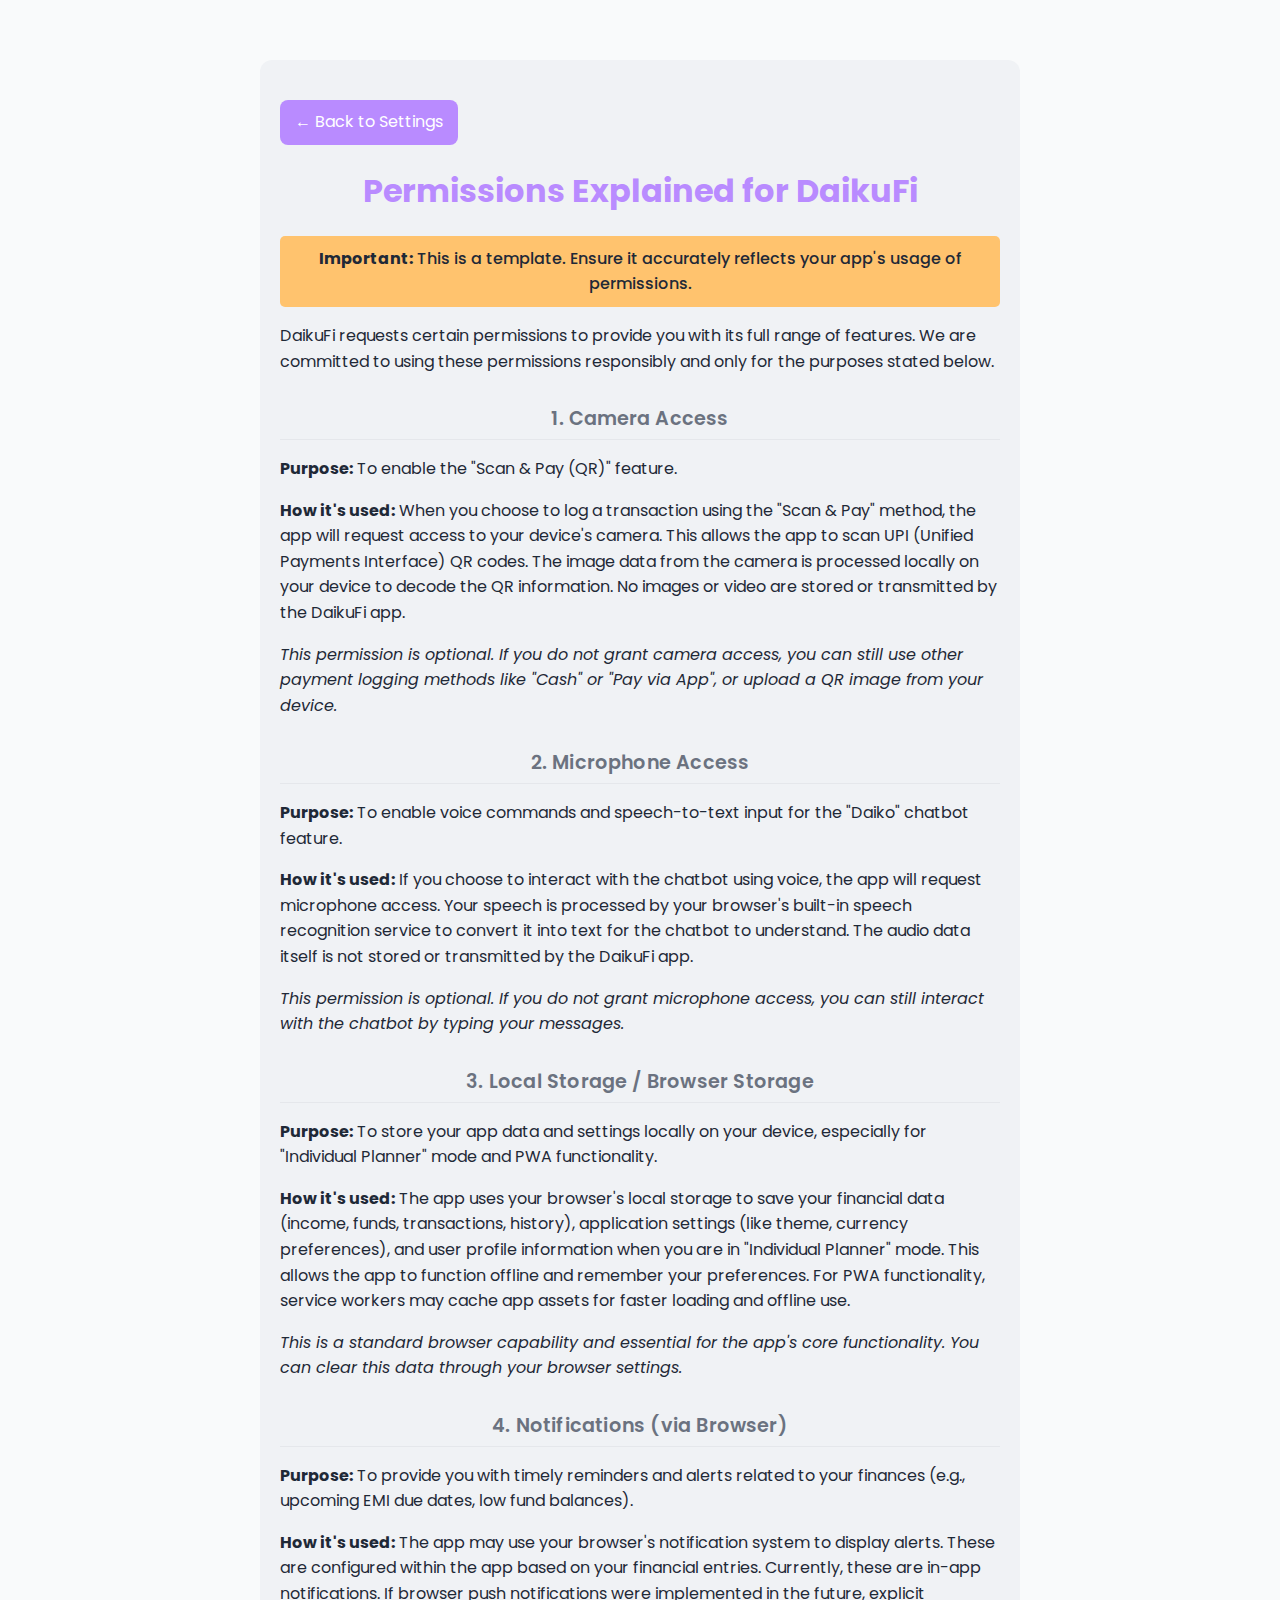
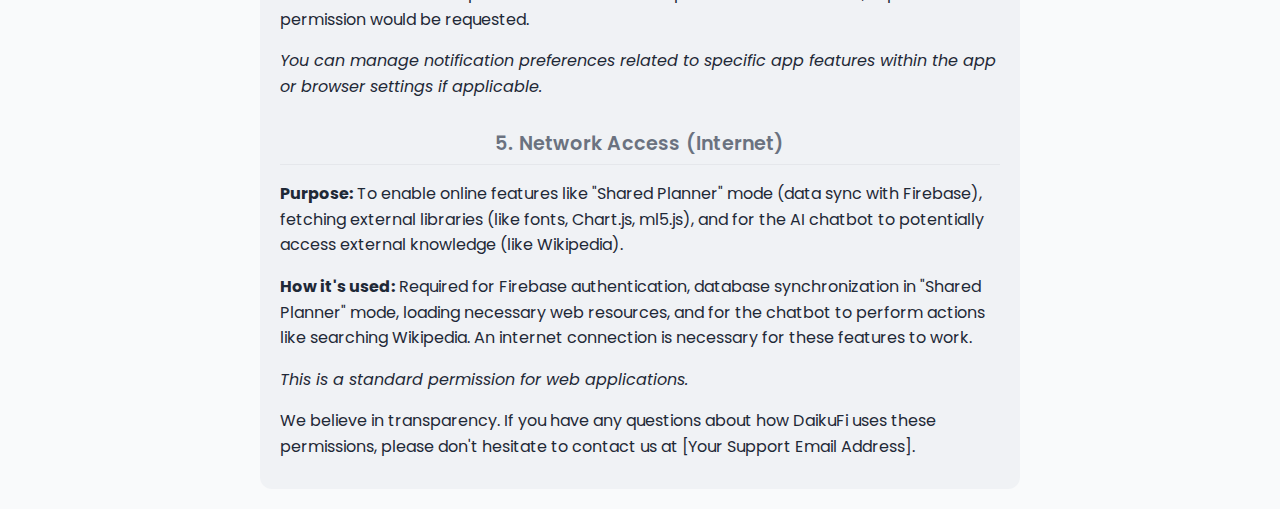
<file: permissions.html>
<!DOCTYPE html>
<html lang="en">
<head>
  <meta charset="UTF-8" />
  <meta name="viewport" content="width=device-width, initial-scale=1.0" />
  <title>Permissions Explained - DaikuFi</title>
  <meta name="description" content="Explanation of permissions used by DaikuFi App.">
  <link rel="stylesheet" href="style.css">
  <style>
    body { max-width: 800px; padding: 20px; margin: 20px auto; }
    .legal-content { background-color: var(--card-bg); color: var(--text-color); padding: 20px; border-radius: 12px; margin-top: 20px; }
    .legal-content h1 { color: var(--primary-color); margin-bottom: 20px; text-align: center;}
    .legal-content h2 { color: var(--text-secondary-color); margin-top: 30px; margin-bottom: 10px; font-size: 1.2em; border-bottom: 1px solid var(--border-color); padding-bottom: 5px;}
    .legal-content p, .legal-content li { margin-bottom: 10px; line-height: 1.6; }
    .legal-content ul { padding-left: 20px; }
    .back-link { display: inline-block; margin-top: 20px; padding: 10px 15px; background-color: var(--primary-color); color: var(--light-text-color); text-decoration: none; border-radius: 8px; transition: background-color 0.3s; }
    .back-link:hover { background-color: var(--button-hover-primary); }
    .placeholder-warning { background-color: var(--warning-orange); color: var(--text-color); padding: 10px; border-radius: 5px; margin-bottom:20px; text-align:center; font-weight:500;}
  </style>
</head>
<body>
  <main>
    <div class="legal-content">
      <a href="index.html#settings-section" class="back-link">← Back to Settings</a>
      <h1>Permissions Explained for DaikuFi</h1>
      <p class="placeholder-warning"><strong>Important:</strong> This is a template. Ensure it accurately reflects your app's usage of permissions.</p>
      <p>DaikuFi requests certain permissions to provide you with its full range of features. We are committed to using these permissions responsibly and only for the purposes stated below.</p>

      <h2>1. Camera Access</h2>
      <p><strong>Purpose:</strong> To enable the "Scan & Pay (QR)" feature.</p>
      <p><strong>How it's used:</strong> When you choose to log a transaction using the "Scan & Pay" method, the app will request access to your device's camera. This allows the app to scan UPI (Unified Payments Interface) QR codes. The image data from the camera is processed locally on your device to decode the QR information. No images or video are stored or transmitted by the DaikuFi app.</p>
      <p><em>This permission is optional. If you do not grant camera access, you can still use other payment logging methods like "Cash" or "Pay via App", or upload a QR image from your device.</em></p>

      <h2>2. Microphone Access</h2>
      <p><strong>Purpose:</strong> To enable voice commands and speech-to-text input for the "Daiko" chatbot feature.</p>
      <p><strong>How it's used:</strong> If you choose to interact with the chatbot using voice, the app will request microphone access. Your speech is processed by your browser's built-in speech recognition service to convert it into text for the chatbot to understand. The audio data itself is not stored or transmitted by the DaikuFi app.</p>
      <p><em>This permission is optional. If you do not grant microphone access, you can still interact with the chatbot by typing your messages.</em></p>
      
      <h2>3. Local Storage / Browser Storage</h2>
      <p><strong>Purpose:</strong> To store your app data and settings locally on your device, especially for "Individual Planner" mode and PWA functionality.</p>
      <p><strong>How it's used:</strong> The app uses your browser's local storage to save your financial data (income, funds, transactions, history), application settings (like theme, currency preferences), and user profile information when you are in "Individual Planner" mode. This allows the app to function offline and remember your preferences. For PWA functionality, service workers may cache app assets for faster loading and offline use.</p>
      <p><em>This is a standard browser capability and essential for the app's core functionality. You can clear this data through your browser settings.</em></p>

      <h2>4. Notifications (via Browser)</h2>
      <p><strong>Purpose:</strong> To provide you with timely reminders and alerts related to your finances (e.g., upcoming EMI due dates, low fund balances).</p>
      <p><strong>How it's used:</strong> The app may use your browser's notification system to display alerts. These are configured within the app based on your financial entries. Currently, these are in-app notifications. If browser push notifications were implemented in the future, explicit permission would be requested.</p>
      <p><em>You can manage notification preferences related to specific app features within the app or browser settings if applicable.</em></p>

      <h2>5. Network Access (Internet)</h2>
      <p><strong>Purpose:</strong> To enable online features like "Shared Planner" mode (data sync with Firebase), fetching external libraries (like fonts, Chart.js, ml5.js), and for the AI chatbot to potentially access external knowledge (like Wikipedia).</p>
      <p><strong>How it's used:</strong> Required for Firebase authentication, database synchronization in "Shared Planner" mode, loading necessary web resources, and for the chatbot to perform actions like searching Wikipedia. An internet connection is necessary for these features to work.</p>
      <p><em>This is a standard permission for web applications.</em></p>

      <p>We believe in transparency. If you have any questions about how DaikuFi uses these permissions, please don't hesitate to contact us at [Your Support Email Address].</p>
    </div>
  </main>
</body>
</html>
</file>
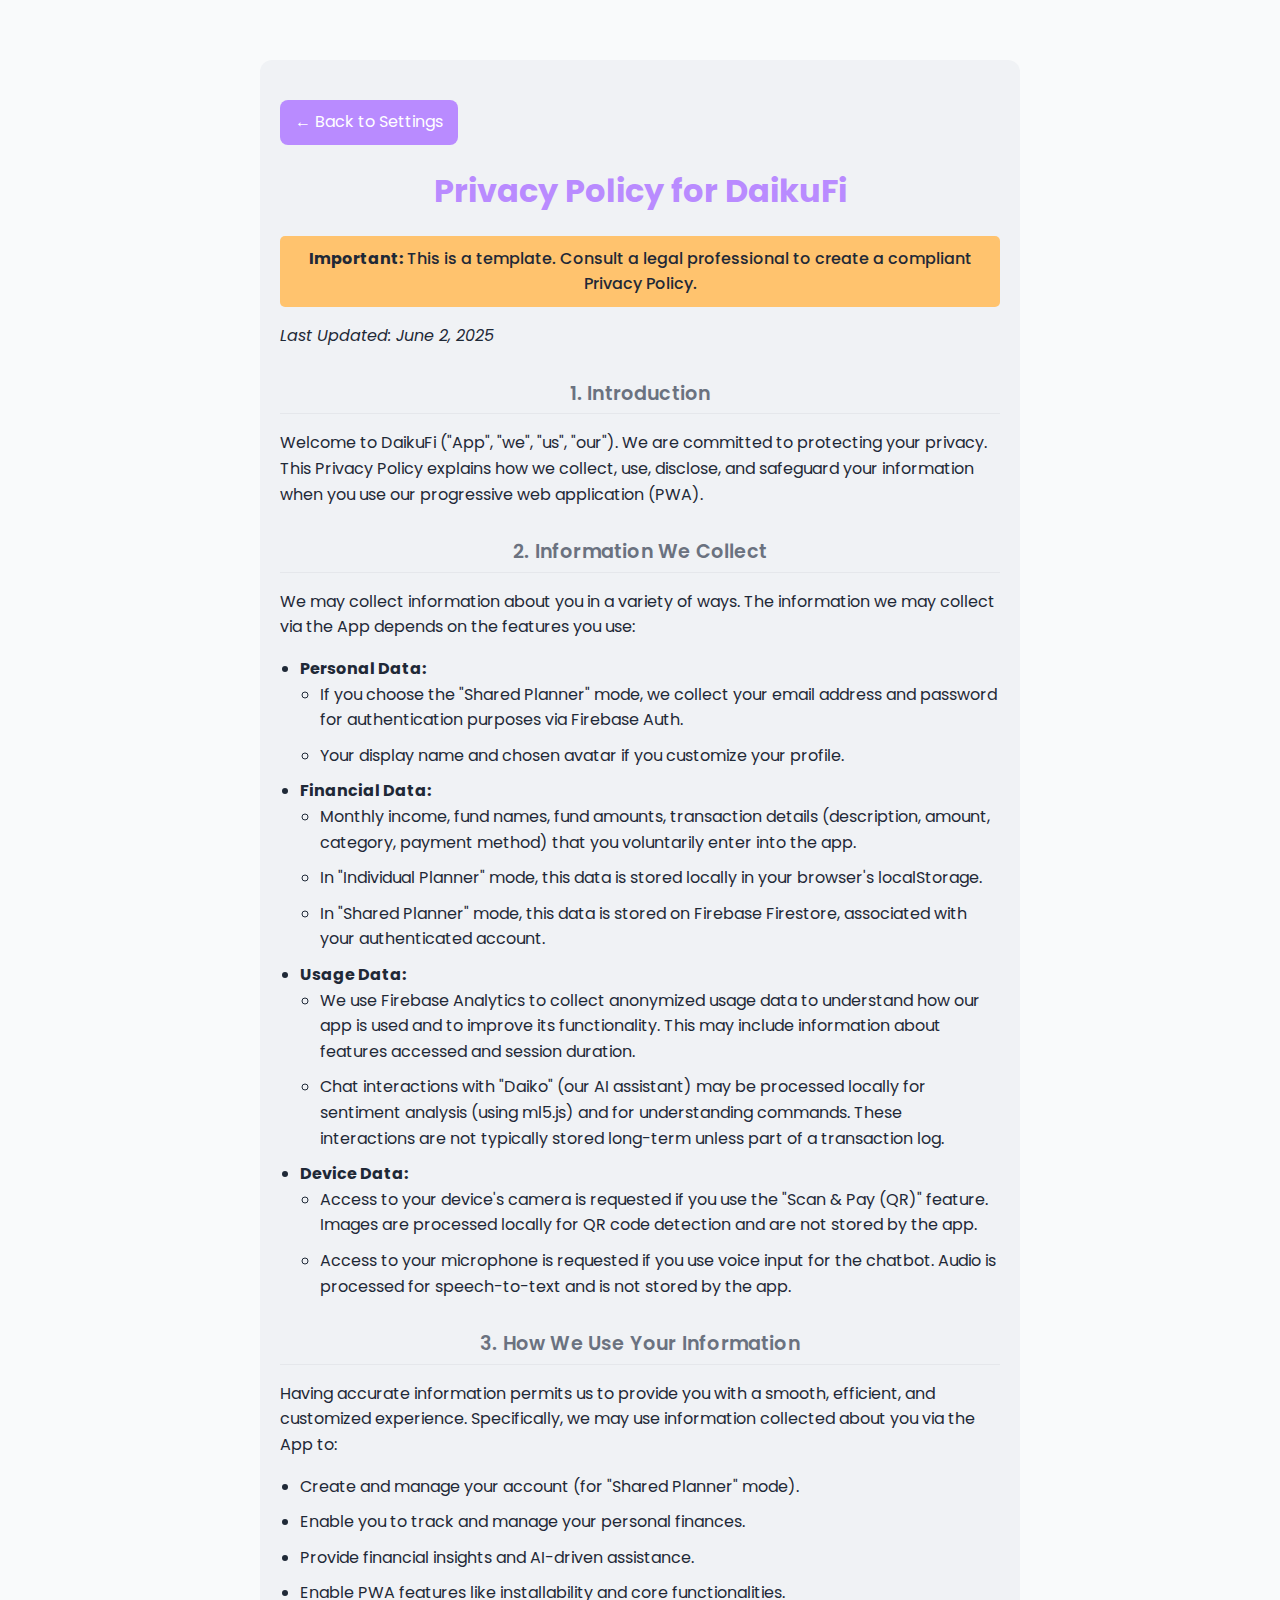
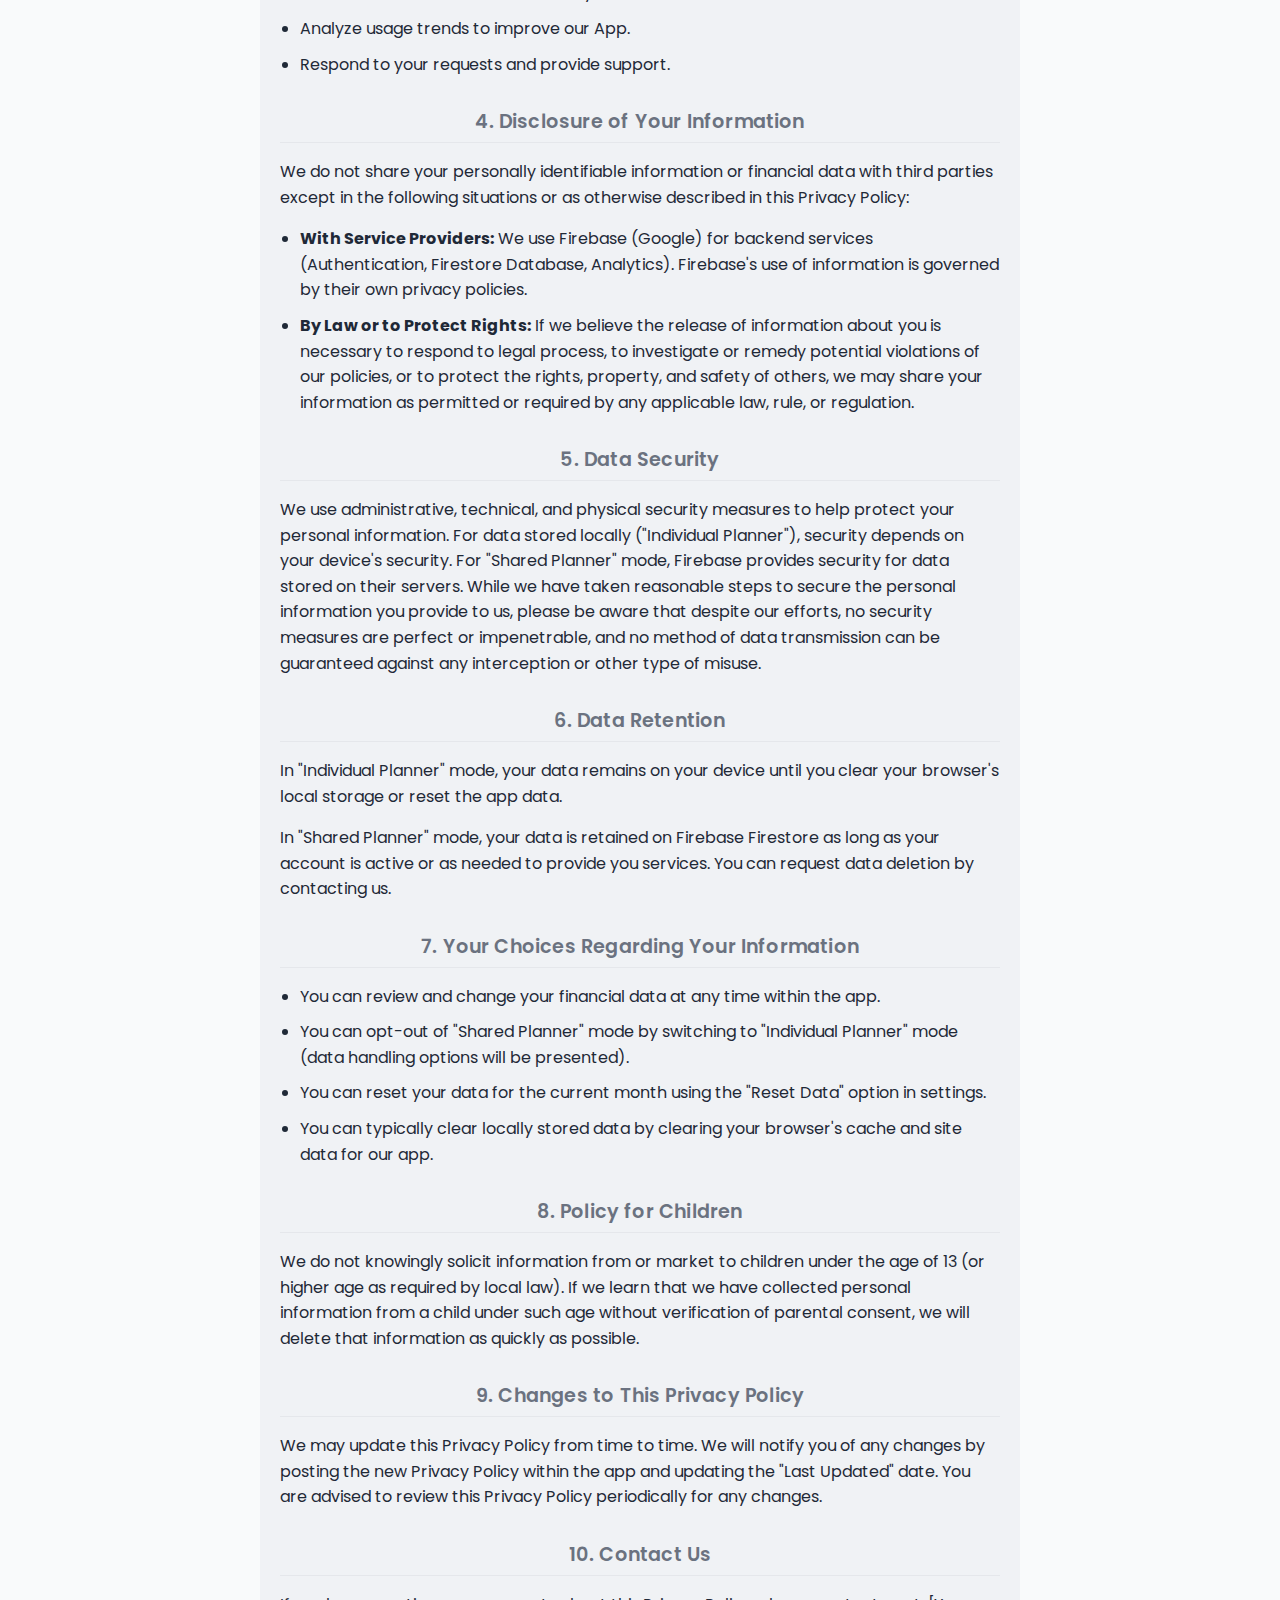
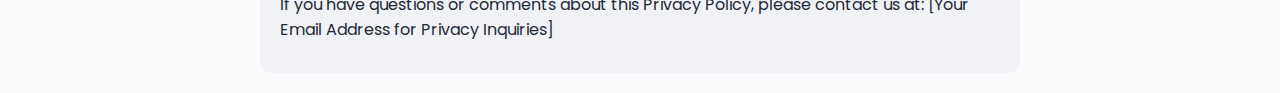
<file: privacy.html>
<!DOCTYPE html>
<html lang="en">
<head>
  <meta charset="UTF-8" />
  <meta name="viewport" content="width=device-width, initial-scale=1.0" />
  <title>Privacy Policy - DaikuFi</title>
  <meta name="description" content="Privacy Policy for DaikuFi App.">
  <link rel="stylesheet" href="style.css">
  <style>
    body { max-width: 800px; padding: 20px; margin: 20px auto; }
    .legal-content { background-color: var(--card-bg); color: var(--text-color); padding: 20px; border-radius: 12px; margin-top: 20px; }
    .legal-content h1 { color: var(--primary-color); margin-bottom: 20px; text-align: center;}
    .legal-content h2 { color: var(--text-secondary-color); margin-top: 30px; margin-bottom: 10px; font-size: 1.2em; border-bottom: 1px solid var(--border-color); padding-bottom: 5px;}
    .legal-content p, .legal-content li { margin-bottom: 10px; line-height: 1.6; }
    .legal-content ul { padding-left: 20px; }
    .back-link { display: inline-block; margin-top: 20px; padding: 10px 15px; background-color: var(--primary-color); color: var(--light-text-color); text-decoration: none; border-radius: 8px; transition: background-color 0.3s; }
    .back-link:hover { background-color: var(--button-hover-primary); }
    .placeholder-warning { background-color: var(--warning-orange); color: var(--text-color); padding: 10px; border-radius: 5px; margin-bottom:20px; text-align:center; font-weight:500;}
  </style>
</head>
<body>
  <main>
    <div class="legal-content">
      <a href="index.html#settings-section" class="back-link">← Back to Settings</a>
      <h1>Privacy Policy for DaikuFi</h1>
      <p class="placeholder-warning"><strong>Important:</strong> This is a template. Consult a legal professional to create a compliant Privacy Policy.</p>
      <p><em>Last Updated: June 2, 2025</em></p>

      <h2>1. Introduction</h2>
      <p>Welcome to DaikuFi ("App", "we", "us", "our"). We are committed to protecting your privacy. This Privacy Policy explains how we collect, use, disclose, and safeguard your information when you use our progressive web application (PWA).</p>

      <h2>2. Information We Collect</h2>
      <p>We may collect information about you in a variety of ways. The information we may collect via the App depends on the features you use:</p>
      <ul>
        <li><strong>Personal Data:</strong>
            <ul>
                <li>If you choose the "Shared Planner" mode, we collect your email address and password for authentication purposes via Firebase Auth.</li>
                <li>Your display name and chosen avatar if you customize your profile.</li>
            </ul>
        </li>
        <li><strong>Financial Data:</strong>
            <ul>
                <li>Monthly income, fund names, fund amounts, transaction details (description, amount, category, payment method) that you voluntarily enter into the app.</li>
                <li>In "Individual Planner" mode, this data is stored locally in your browser's localStorage.</li>
                <li>In "Shared Planner" mode, this data is stored on Firebase Firestore, associated with your authenticated account.</li>
            </ul>
        </li>
        <li><strong>Usage Data:</strong>
            <ul>
                <li>We use Firebase Analytics to collect anonymized usage data to understand how our app is used and to improve its functionality. This may include information about features accessed and session duration.</li>
                <li>Chat interactions with "Daiko" (our AI assistant) may be processed locally for sentiment analysis (using ml5.js) and for understanding commands. These interactions are not typically stored long-term unless part of a transaction log.</li>
            </ul>
        </li>
        <li><strong>Device Data:</strong>
             <ul>
                <li>Access to your device's camera is requested if you use the "Scan & Pay (QR)" feature. Images are processed locally for QR code detection and are not stored by the app.</li>
                <li>Access to your microphone is requested if you use voice input for the chatbot. Audio is processed for speech-to-text and is not stored by the app.</li>
            </ul>
        </li>
      </ul>

      <h2>3. How We Use Your Information</h2>
      <p>Having accurate information permits us to provide you with a smooth, efficient, and customized experience. Specifically, we may use information collected about you via the App to:</p>
      <ul>
        <li>Create and manage your account (for "Shared Planner" mode).</li>
        <li>Enable you to track and manage your personal finances.</li>
        <li>Provide financial insights and AI-driven assistance.</li>
        <li>Enable PWA features like installability and core functionalities.</li>
        <li>Analyze usage trends to improve our App.</li>
        <li>Respond to your requests and provide support.</li>
      </ul>

      <h2>4. Disclosure of Your Information</h2>
      <p>We do not share your personally identifiable information or financial data with third parties except in the following situations or as otherwise described in this Privacy Policy:</p>
      <ul>
        <li><strong>With Service Providers:</strong> We use Firebase (Google) for backend services (Authentication, Firestore Database, Analytics). Firebase's use of information is governed by their own privacy policies.</li>
        <li><strong>By Law or to Protect Rights:</strong> If we believe the release of information about you is necessary to respond to legal process, to investigate or remedy potential violations of our policies, or to protect the rights, property, and safety of others, we may share your information as permitted or required by any applicable law, rule, or regulation.</li>
      </ul>

      <h2>5. Data Security</h2>
      <p>We use administrative, technical, and physical security measures to help protect your personal information. For data stored locally ("Individual Planner"), security depends on your device's security. For "Shared Planner" mode, Firebase provides security for data stored on their servers. While we have taken reasonable steps to secure the personal information you provide to us, please be aware that despite our efforts, no security measures are perfect or impenetrable, and no method of data transmission can be guaranteed against any interception or other type of misuse.</p>

      <h2>6. Data Retention</h2>
      <p>In "Individual Planner" mode, your data remains on your device until you clear your browser's local storage or reset the app data.</p>
      <p>In "Shared Planner" mode, your data is retained on Firebase Firestore as long as your account is active or as needed to provide you services. You can request data deletion by contacting us.</p>

      <h2>7. Your Choices Regarding Your Information</h2>
      <ul>
        <li>You can review and change your financial data at any time within the app.</li>
        <li>You can opt-out of "Shared Planner" mode by switching to "Individual Planner" mode (data handling options will be presented).</li>
        <li>You can reset your data for the current month using the "Reset Data" option in settings.</li>
        <li>You can typically clear locally stored data by clearing your browser's cache and site data for our app.</li>
      </ul>

      <h2>8. Policy for Children</h2>
      <p>We do not knowingly solicit information from or market to children under the age of 13 (or higher age as required by local law). If we learn that we have collected personal information from a child under such age without verification of parental consent, we will delete that information as quickly as possible.</p>

      <h2>9. Changes to This Privacy Policy</h2>
      <p>We may update this Privacy Policy from time to time. We will notify you of any changes by posting the new Privacy Policy within the app and updating the "Last Updated" date. You are advised to review this Privacy Policy periodically for any changes.</p>

      <h2>10. Contact Us</h2>
      <p>If you have questions or comments about this Privacy Policy, please contact us at: [Your Email Address for Privacy Inquiries]</p>
    </div>
  </main>
</body>
</html>
</file>
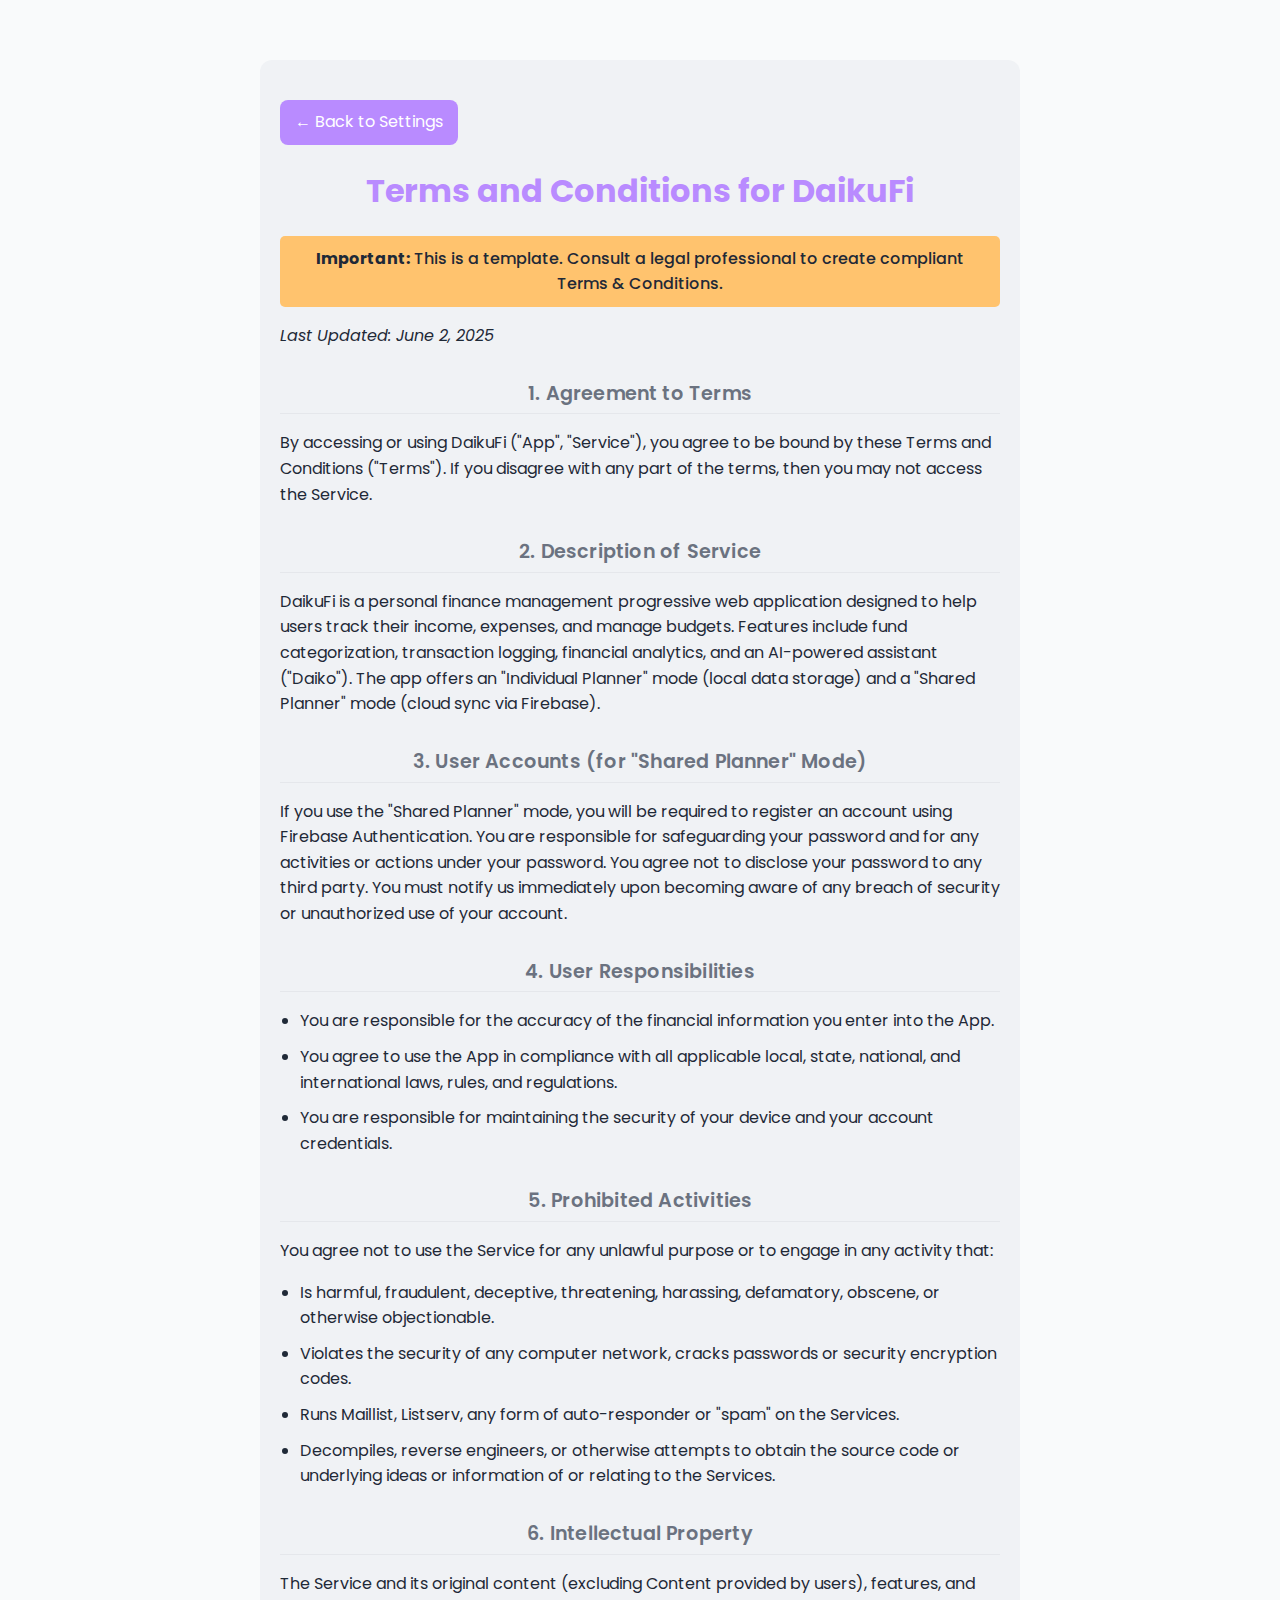
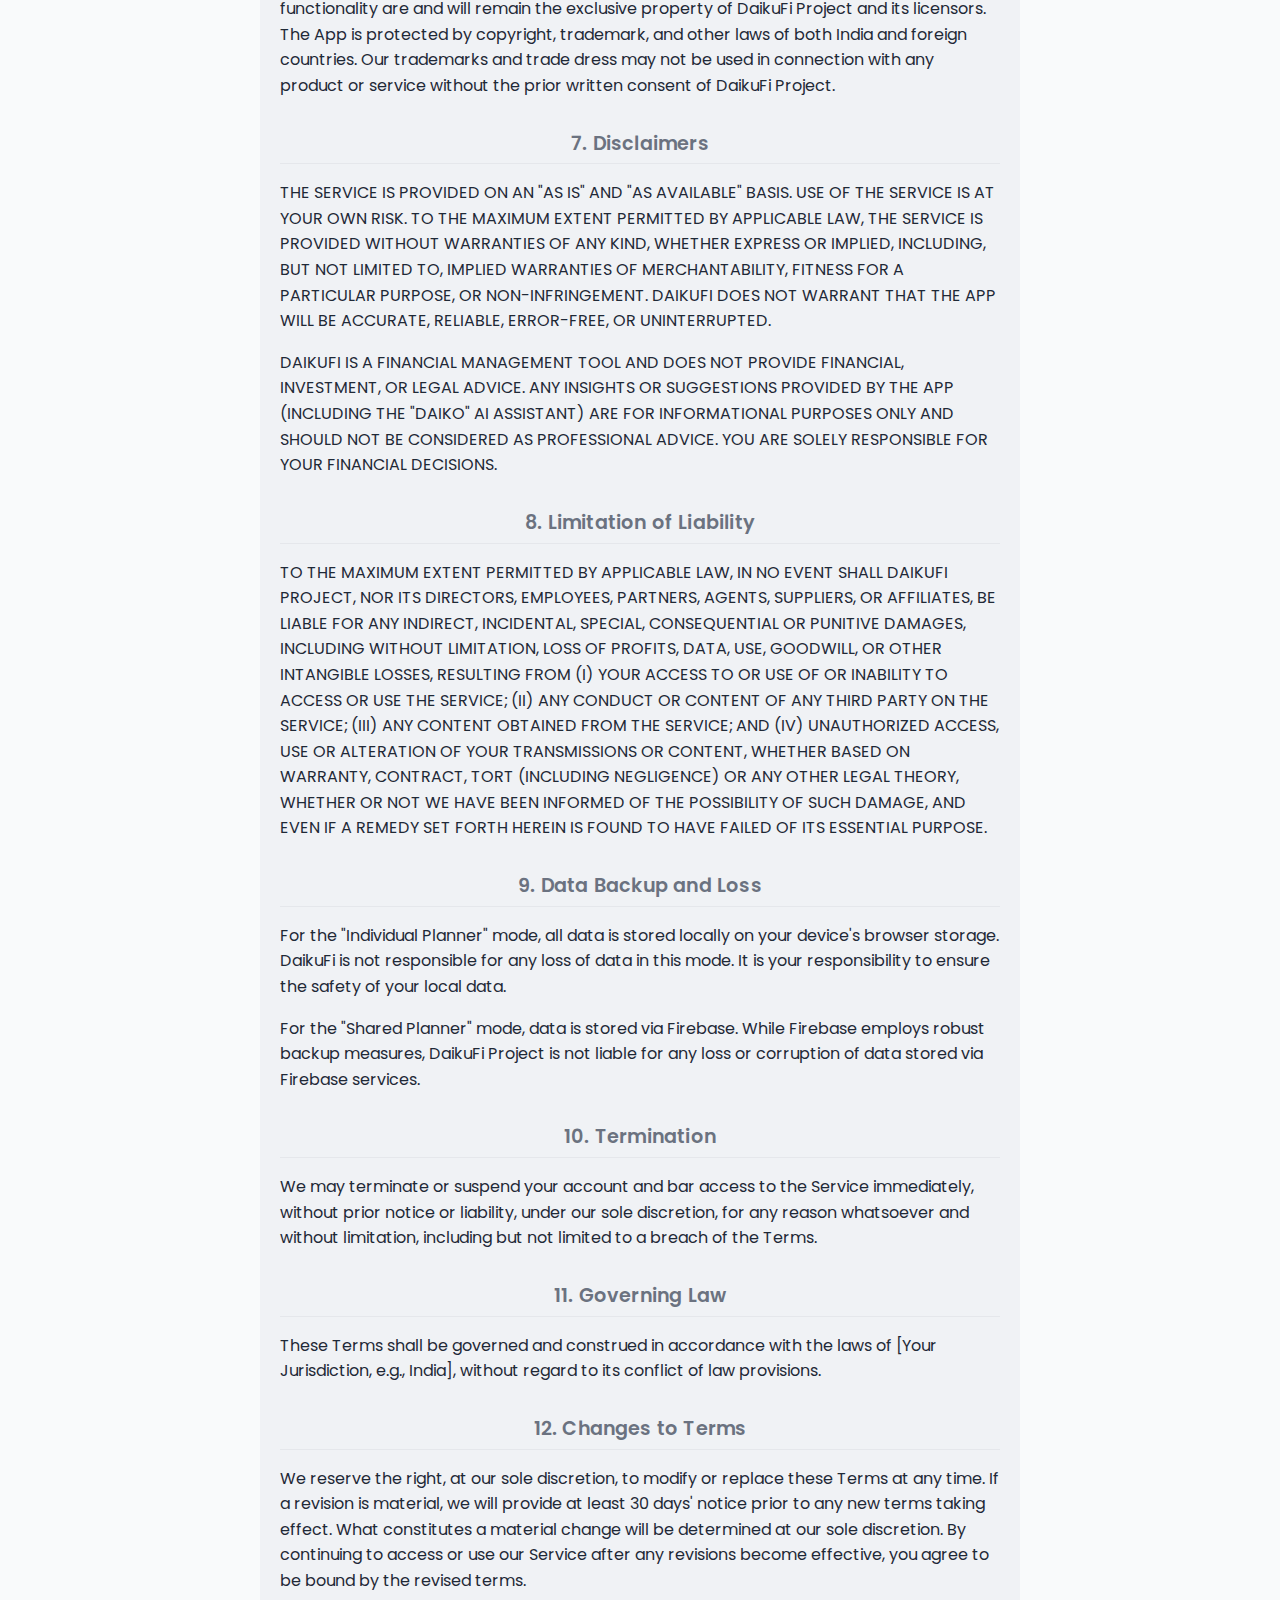
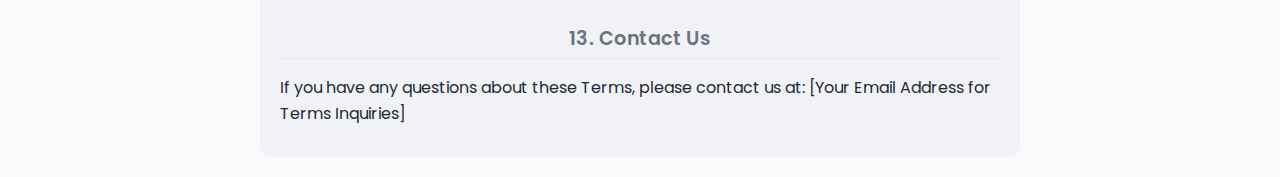
<file: terms.html>
<!DOCTYPE html>
<html lang="en">
<head>
  <meta charset="UTF-8" />
  <meta name="viewport" content="width=device-width, initial-scale=1.0" />
  <title>Terms & Conditions - DaikuFi</title>
  <meta name="description" content="Terms and Conditions for DaikuFi App.">
  <link rel="stylesheet" href="style.css">
  <style>
    body { max-width: 800px; padding: 20px; margin: 20px auto; }
    .legal-content { background-color: var(--card-bg); color: var(--text-color); padding: 20px; border-radius: 12px; margin-top: 20px; }
    .legal-content h1 { color: var(--primary-color); margin-bottom: 20px; text-align: center;}
    .legal-content h2 { color: var(--text-secondary-color); margin-top: 30px; margin-bottom: 10px; font-size: 1.2em; border-bottom: 1px solid var(--border-color); padding-bottom: 5px;}
    .legal-content p, .legal-content li { margin-bottom: 10px; line-height: 1.6; }
    .legal-content ul { padding-left: 20px; }
    .back-link { display: inline-block; margin-top: 20px; padding: 10px 15px; background-color: var(--primary-color); color: var(--light-text-color); text-decoration: none; border-radius: 8px; transition: background-color 0.3s; }
    .back-link:hover { background-color: var(--button-hover-primary); }
    .placeholder-warning { background-color: var(--warning-orange); color: var(--text-color); padding: 10px; border-radius: 5px; margin-bottom:20px; text-align:center; font-weight:500;}
  </style>
</head>
<body>
  <main>
    <div class="legal-content">
      <a href="index.html#settings-section" class="back-link">← Back to Settings</a>
      <h1>Terms and Conditions for DaikuFi</h1>
      <p class="placeholder-warning"><strong>Important:</strong> This is a template. Consult a legal professional to create compliant Terms & Conditions.</p>
      <p><em>Last Updated: June 2, 2025</em></p>

      <h2>1. Agreement to Terms</h2>
      <p>By accessing or using DaikuFi ("App", "Service"), you agree to be bound by these Terms and Conditions ("Terms"). If you disagree with any part of the terms, then you may not access the Service.</p>

      <h2>2. Description of Service</h2>
      <p>DaikuFi is a personal finance management progressive web application designed to help users track their income, expenses, and manage budgets. Features include fund categorization, transaction logging, financial analytics, and an AI-powered assistant ("Daiko"). The app offers an "Individual Planner" mode (local data storage) and a "Shared Planner" mode (cloud sync via Firebase).</p>

      <h2>3. User Accounts (for "Shared Planner" Mode)</h2>
      <p>If you use the "Shared Planner" mode, you will be required to register an account using Firebase Authentication. You are responsible for safeguarding your password and for any activities or actions under your password. You agree not to disclose your password to any third party. You must notify us immediately upon becoming aware of any breach of security or unauthorized use of your account.</p>

      <h2>4. User Responsibilities</h2>
      <ul>
        <li>You are responsible for the accuracy of the financial information you enter into the App.</li>
        <li>You agree to use the App in compliance with all applicable local, state, national, and international laws, rules, and regulations.</li>
        <li>You are responsible for maintaining the security of your device and your account credentials.</li>
      </ul>

      <h2>5. Prohibited Activities</h2>
      <p>You agree not to use the Service for any unlawful purpose or to engage in any activity that:</p>
      <ul>
        <li>Is harmful, fraudulent, deceptive, threatening, harassing, defamatory, obscene, or otherwise objectionable.</li>
        <li>Violates the security of any computer network, cracks passwords or security encryption codes.</li>
        <li>Runs Maillist, Listserv, any form of auto-responder or "spam" on the Services.</li>
        <li>Decompiles, reverse engineers, or otherwise attempts to obtain the source code or underlying ideas or information of or relating to the Services.</li>
      </ul>

      <h2>6. Intellectual Property</h2>
      <p>The Service and its original content (excluding Content provided by users), features, and functionality are and will remain the exclusive property of DaikuFi Project and its licensors. The App is protected by copyright, trademark, and other laws of both India and foreign countries. Our trademarks and trade dress may not be used in connection with any product or service without the prior written consent of DaikuFi Project.</p>

      <h2>7. Disclaimers</h2>
      <p>THE SERVICE IS PROVIDED ON AN "AS IS" AND "AS AVAILABLE" BASIS. USE OF THE SERVICE IS AT YOUR OWN RISK. TO THE MAXIMUM EXTENT PERMITTED BY APPLICABLE LAW, THE SERVICE IS PROVIDED WITHOUT WARRANTIES OF ANY KIND, WHETHER EXPRESS OR IMPLIED, INCLUDING, BUT NOT LIMITED TO, IMPLIED WARRANTIES OF MERCHANTABILITY, FITNESS FOR A PARTICULAR PURPOSE, OR NON-INFRINGEMENT. DAIKUFI DOES NOT WARRANT THAT THE APP WILL BE ACCURATE, RELIABLE, ERROR-FREE, OR UNINTERRUPTED.</p>
      <p>DAIKUFI IS A FINANCIAL MANAGEMENT TOOL AND DOES NOT PROVIDE FINANCIAL, INVESTMENT, OR LEGAL ADVICE. ANY INSIGHTS OR SUGGESTIONS PROVIDED BY THE APP (INCLUDING THE "DAIKO" AI ASSISTANT) ARE FOR INFORMATIONAL PURPOSES ONLY AND SHOULD NOT BE CONSIDERED AS PROFESSIONAL ADVICE. YOU ARE SOLELY RESPONSIBLE FOR YOUR FINANCIAL DECISIONS.</p>

      <h2>8. Limitation of Liability</h2>
      <p>TO THE MAXIMUM EXTENT PERMITTED BY APPLICABLE LAW, IN NO EVENT SHALL DAIKUFI PROJECT, NOR ITS DIRECTORS, EMPLOYEES, PARTNERS, AGENTS, SUPPLIERS, OR AFFILIATES, BE LIABLE FOR ANY INDIRECT, INCIDENTAL, SPECIAL, CONSEQUENTIAL OR PUNITIVE DAMAGES, INCLUDING WITHOUT LIMITATION, LOSS OF PROFITS, DATA, USE, GOODWILL, OR OTHER INTANGIBLE LOSSES, RESULTING FROM (I) YOUR ACCESS TO OR USE OF OR INABILITY TO ACCESS OR USE THE SERVICE; (II) ANY CONDUCT OR CONTENT OF ANY THIRD PARTY ON THE SERVICE; (III) ANY CONTENT OBTAINED FROM THE SERVICE; AND (IV) UNAUTHORIZED ACCESS, USE OR ALTERATION OF YOUR TRANSMISSIONS OR CONTENT, WHETHER BASED ON WARRANTY, CONTRACT, TORT (INCLUDING NEGLIGENCE) OR ANY OTHER LEGAL THEORY, WHETHER OR NOT WE HAVE BEEN INFORMED OF THE POSSIBILITY OF SUCH DAMAGE, AND EVEN IF A REMEDY SET FORTH HEREIN IS FOUND TO HAVE FAILED OF ITS ESSENTIAL PURPOSE.</p>
      
      <h2>9. Data Backup and Loss</h2>
      <p>For the "Individual Planner" mode, all data is stored locally on your device's browser storage. DaikuFi is not responsible for any loss of data in this mode. It is your responsibility to ensure the safety of your local data.</p>
      <p>For the "Shared Planner" mode, data is stored via Firebase. While Firebase employs robust backup measures, DaikuFi Project is not liable for any loss or corruption of data stored via Firebase services.</p>

      <h2>10. Termination</h2>
      <p>We may terminate or suspend your account and bar access to the Service immediately, without prior notice or liability, under our sole discretion, for any reason whatsoever and without limitation, including but not limited to a breach of the Terms.</p>

      <h2>11. Governing Law</h2>
      <p>These Terms shall be governed and construed in accordance with the laws of [Your Jurisdiction, e.g., India], without regard to its conflict of law provisions.</p>

      <h2>12. Changes to Terms</h2>
      <p>We reserve the right, at our sole discretion, to modify or replace these Terms at any time. If a revision is material, we will provide at least 30 days' notice prior to any new terms taking effect. What constitutes a material change will be determined at our sole discretion. By continuing to access or use our Service after any revisions become effective, you agree to be bound by the revised terms.</p>
      
      <h2>13. Contact Us</h2>
      <p>If you have any questions about these Terms, please contact us at: [Your Email Address for Terms Inquiries]</p>
    </div>
  </main>
</body>
</html>
</file>
<file: style.css>
/* Import Poppins font from Google Fonts */
@import url('https://fonts.googleapis.com/css2?family=Poppins:wght@300;400;500;600;700&display=swap');

/* Light Mode Variables (NEW - Clean, Vibrant & Friendly) */
:root {
  --primary-color: #B98BFF; /* Lavender Glow - key info/interactive */
  --secondary-color: #6A994E; /* Sky Aqua - status indicators/notifications */
  --accent-color: #B4F000; /* Neon Lime - financial stats */
  --danger-color: #E53E3E; /* Distinct Red for danger */
  --text-color: #1F2937; /* Deep Charcoal Gray - primary text */
  --text-secondary-color: #6B7280; /* Slate Gray - secondary text */
  --light-text-color: #FFFFFF; /* White - for text on dark/gradient buttons */
  --border-color: #E5E7EB; /* Mist Gray - borders/dividers */
  --card-bg: #F0F2F5; /* Soft Gray - surfaces/cards */
  --body-bg: #F9FAFB; /* Pearl White - background */
  --dot-color: var(--border-color); /* Color for the dots in light mode */

  --button-hover-primary: #A07FE0; /* Darker Lavender Glow */
  --button-hover-secondary: #6A994E; /* Darker Sky Aqua */
  --button-hover-danger: #D02B2B; /* Darker Red */

  --warning-orange: #FFC36E; /* Sunset Peach - alerts/highlights */
  --warning-red: #EF4444; /* Clear Red for warnings */

  --gradient-primary-start: #C9A1FF; /* Lighter Lavender Glow */
  --gradient-primary-end: #B98BFF;   /* Lavender Glow */
  --gradient-secondary-start: #6A994E;/* Lighter Sky Aqua */
  --gradient-secondary-end: #56F4D4; /* Sky Aqua */
  --gradient-danger-start: #F05F5F;  /* Lighter Red */
  --gradient-danger-end: #E53E3E;    /* Distinct Red */
  --gradient-accent-start: #C0F53D;  /* Lighter Neon Lime */
  --gradient-accent-end: #B4F000;    /* Neon Lime */

  
  /* Gauges */
  --investment-gauge-color: #82AAE3;      /* Pastel Blue */
  --expense-gauge-color: #F99B7D;         /* Pastel Coral */
  --loan-gauge-color: #BDBDBD;            /* Neutral Gray */
  --gauge-track-color: rgba(0, 0, 0, 0.08);

  /* Other */
  --tutorial-highlight-color: var(--accent-color);
  --shadow-depth-1: 0 4px 12px rgba(0, 0, 0, 0.08);
  --shadow-depth-button: 0 2px 6px rgba(0,0,0,0.1);
  --shadow-depth-button-pressed: inset 0px 2px 4px rgba(0,0,0,0.15);

  /* Notifications */
  --notification-bg: var(--card-bg);
  --notification-border: var(--border-color);
  --notification-text: var(--text-color);
  --notification-unread-bg: var(--primary-color);
  --notification-unread-text: #FFFFFF;

  /* RGB equivalents */
  --primary-color-rgb: 185, 139, 255; /* RGB for #B98BFF */
  --danger-color-rgb: 229, 62, 62;    /* RGB for #E53E3E */
}

/* Dark Mode Variables (NEW - Rich and Modern) */
body.dark-mode {
  --body-bg: #1C3327; /* Deep Forest Green - background */
  --card-bg: #1F1F1F; /* Charcoal Black - surface (cards/containers) */
  --subtle-bg: #2a2d2a; /* Existing subtle dark, can be #2E3D3A if preferred as bg */
  
  --text-color: #FFFFFF; /* White - primary text */
  --text-secondary-color: #CFCFCF; /* Soft Mist Gray - secondary text (labels, captions) */
  --light-text-color: #0D0F17; /* Dark text for light buttons (e.g., on lime green accent) */

  --primary-color: #B76AF2; /* Light Purple - charts/UI highlights */
  --secondary-color: #6CD2BD; /* Mint Green - progress indicators/financial gains */
  --accent-color: #D8FA94; /* Soft Lime Yellow - key stats/alerts */
  --danger-color: #FF6B6B; /* Existing Bright Red for danger */

  --border-color: #2E3D3A; /* Muted Slate - borders/dividers */
  --dot-color: var(--border-color); /* Color for the dots in dark mode */

  --warning-orange: #FECC80; /* Sunset Peach - buttons/badges/alerts */
  --warning-red: var(--danger-color); /* #FF6B6B */

  --gradient-primary-start: #c985f5; /* Lighter Light Purple */
  --gradient-primary-end: #b76af2;   /* Light Purple */
  --gradient-secondary-start: #82e0cf; /* Lighter Mint Green */
  --gradient-secondary-end: #6cd2bd;   /* Mint Green */
  --gradient-danger-start: #ff8585;   /* Lighter Bright Red */
  --gradient-danger-end: var(--danger-color); /* Bright Red */
  --gradient-accent-start: #e0fbac;   /* Lighter Soft Lime Yellow */
  --gradient-accent-end: #d8fa94;     /* Soft Lime Yellow */

  /* Additional accent from palette for consideration if needed: Bright Cyan (#3DFFC6) */
  /* Additional informational color: Sky Blue (#89BFFF) */

  --investment-gauge-color: var(--accent-color); /* Soft Lime Yellow (#D8FA94) */
  --expense-gauge-color: #FECC80; /* Sunset Peach */
  --loan-gauge-color: #89BFFF; /* Sky Blue - informational data displays */
  --gauge-track-color: #2E3D3A; /* Muted Slate or a darker variant of card-bg */

  --tutorial-highlight-color: var(--accent-color); /* Soft Lime Yellow */

  --shadow-depth-1: 0px 4px 12px rgba(0,0,0,0.3);
  --shadow-depth-2-inset: inset 0px 1px 2px rgba(0,0,0,0.4);
  --shadow-depth-button: 0px 2px 5px rgba(0,0,0,0.35);
  --shadow-depth-button-pressed: inset 0px 1px 3px rgba(0,0,0,0.4);

  --notification-bg: var(--subtle-bg);
  --notification-border: #3a4d43; /* Slightly lighter than Muted Slate for subtle pop or use var(--border-color) */
  --notification-text: var(--text-color);
  --notification-unread-bg: var(--primary-color);
  --notification-unread-text: #ffffff; /* White text on Light Purple for good contrast */

  --primary-color-rgb: 183, 106, 242; /* RGB for #B76AF2 */
  --danger-color-rgb: 255, 107, 107;   /* RGB for #FF6B6B */
}

/* --- Base & Typography --- */
html {
    height: 100%;
    box-sizing: border-box;
     -webkit-tap-highlight-color: transparent; /* Removes the blue tap highlight on Android/iOS */
}
*, *:before, *:after {
    box-sizing: inherit;
}
body {
  font-family: 'Poppins', 'Roboto', -apple-system, BlinkMacSystemFont, "Segoe UI", Helvetica, Arial, sans-serif, "Apple Color Emoji", "Segoe UI Emoji";
  max-width: 600px;
  margin: 0 auto;
  padding: 20px;
  padding-bottom: 80px;
  /* --- CORRECTED TO USE VARIABLES --- */
  background-color: var(--body-bg);
  background-image: var(--body-bg-image);
  background-size: var(--body-bg-size);
  color: var(--text-color);
  line-height: 1.55;
  transition: background-color 0.3s ease, color 0.3s ease;
  -webkit-font-smoothing: antialiased;
  -moz-osx-font-smoothing: grayscale;
  display: flex;
  flex-direction: column;
  min-height: 100vh;
  overflow-x: hidden;
}

/* General Headings */
h2, h3, h4, h5 {
  color: var(--text-color);
  font-weight: 500;
  margin-bottom: 0.8em;
  letter-spacing: 0.01em;
}
h2 { font-size: 22px; text-align: center; color: var(--primary-color); font-weight: 600;}
h3#dashboard-section {
    font-size: 1.1rem;
    font-weight: 500;
    text-align: center;
    color: var(--text-color);
    margin-bottom: 18px;
    display: flex;
    justify-content: center;
    align-items: center;
    gap: 10px;
}


/* Add this new rule to style the image inside the button */

/* Optional: Add if you need specific styling for the graph container or canvas */
#dailyExpensesGraphContainer {
    /* padding: 10px; /* Example if more padding is needed */
}

#dailyBarChart {
    width: 100% !important; /* Ensure Chart.js responsiveness */
    max-height: 250px; /* Example max height */
}



/* Card Titles and Section Titles */
.card > h4:not(#modalTitle),
#history-section > h4,
#analytics-section > h4,
#settings-section > h4,
.settings-group > h5 {
  font-size: 12px;
  font-weight: 500;
  text-transform: uppercase;
  letter-spacing: 0.08em;
  color: var(--text-secondary-color);
  margin-bottom: 18px; /* Increased margin for titles */
  text-align: left;
}
.modal-content h3 {
    font-size: 1.3em;
    font-weight: 600;
    color: var(--primary-color);
    margin-top: 0;
}

/* Card Styles - Increased rounding */
.card {
  background-color: var(--card-bg); /* Now uses the rgba value for transparency */
  backdrop-filter: blur(10px);
  -webkit-backdrop-filter: blur(10px); /* For Safari compatibility */
  border-radius: 24px;
  padding: 18px;
  margin: 15px 0;
  box-shadow: var(--shadow-depth-1);
  transition: transform 0.2s ease-in-out, background-color 0.3s ease, box-shadow 0.3s ease, opacity 0.3s ease, border 0.3s ease;
  border: 1px solid var(--border-color); /* Now uses a transparent white border */
  position: relative;
}

.settings-group label:not(h5) { display: block; margin-bottom: 8px; font-weight: 500; color: var(--text-color); font-size: 0.9rem; }
.avatar-options { display: flex; gap: 10px; flex-wrap: wrap; margin-bottom: 15px; }

/* New Class for Image Avatars */
.avatar-image-option {
    width: 48px;
    height: 48px;
    border-radius: 50%; /* This makes the image circular */
    border: 3px solid transparent; /* Start with a transparent border */
    cursor: pointer;
    object-fit: cover; /* Ensures the image covers the area without distortion */
    transition: border-color 0.2s ease, transform 0.2s ease;
}

.avatar-image-option:hover {
    transform: scale(1.05);
}

.avatar-option { font-size: 28px; cursor: pointer; padding: 5px; border: 2px solid transparent; border-radius: 8px; transition: border-color 0.2s ease; }

/* Modified selected class to work with images */
.avatar-image-option.selected { 
    border-color: var(--primary-color);
    transform: scale(1.05);
}

.profile-display { text-align: center; margin-bottom: 20px; }
/* Modified profile-avatar class for better image display */
.profile-avatar {
    font-size: 50px; /* Fallback for emoji, won't affect img */
    width: 60px; /* Specific size for the main display avatar */
    height: 60px; /* Specific size for the main display avatar */
    margin-bottom: 10px;
}

/* Fund Grid Layout & Tablets - Increased rounding */
.fund-tablet {
    background-color: var(--card-bg);
    border: 1px solid var(--border-color); /* Default border - NOW VISIBLE with new contrasting border colors */
    border-radius: 22px;
    padding: 12px;
    box-shadow: var(--shadow-depth-1);
    display: flex;
    flex-direction: column;
    justify-content: space-between;
    cursor: pointer;
    transition: transform 0.2s ease, box-shadow 0.2s ease, border-color 0.3s ease;
    -webkit-tap-highlight-color: transparent;
}
.fund-tablet-header strong {
  font-size: 0.9em;
  font-weight: 500;
  color: var(--text-color);
}
/* body.dark-mode .fund-tablet specific border removed as var(--border-color) will handle it */

/* Dashboard Gauges - Rounded widget container, adjusted size */
.dashboard-gauges-container {
  display: flex;
  justify-content: space-around;
  flex-wrap: wrap; /* Keep wrap for flexibility */
  gap: 10px;
  margin-top: 20px;
  margin-bottom: 15px;
}
.gauge-widget {
  flex: 1 1 calc(33.333% - 10px);
  min-width: 90px;
  max-width: 115px; /* Kept from previous */
  display: flex;
  flex-direction: column;
  align-items: center;
  justify-content: space-around; /* Or space-between, to distribute space */
  padding: 8px 5px; /* Reduced overall padding to gain space */
  background-color: var(--subtle-bg);
  border-radius: 20px;
  box-shadow: var(--shadow-depth-1);
  height: 120px;
  text-align: center;
  overflow: hidden;
  position: relative;
}

.gauge-widget .gauge-label {
  font-size: 11px;
  font-weight: 400;
  color: var(--text-secondary-color);
  margin-top: 0;
  line-height: 1.8;
  flex-shrink: 0;
}
.gauge-widget .gauge-percentage {
  font-size: 1.1em;
  font-weight: 600;
  margin-top: 1px;
  flex-shrink: 0;
}
.gauge-widget canvas {
  max-width: 90%;
  max-height: 40px;
  height: auto !important;
  display: block;
  margin-top: 5px;
  margin-bottom: 5px;
}
.settings-link {
    text-decoration: none;
    color: var(--primary-color);
    display: block; /* Makes the whole area clickable if inside an <li> */
    padding: 8px 0; /* Example padding */
}
.settings-link:hover {
    text-decoration: underline;
    color: var(--button-hover-primary);
}
.legal-links-list li { /* Optional: if you want some spacing */
    margin-bottom: 5px;
}
/* Input Fields, Selects - Wider, centered, softer rounding */
input[type="text"],
input[type="number"],
input[type="date"],
input[type="email"],
input[type="password"],
select {
  display: block;
  width: 90%;
  max-width: 450px;
  margin-left: auto;
  margin-right: auto;
  padding: 10px;
  margin-bottom: 12px;
  border: 1px solid var(--border-color);
  border-radius: 10px;
  box-sizing: border-box;
  font-size: 14px;
  font-family: 'Poppins', sans-serif;
  background-color: var(--card-bg);
  color: var(--text-color);
  transition: background-color 0.3s ease, color 0.3s ease, border-color 0.3s ease, box-shadow 0.2s ease;
  box-shadow: var(--shadow-depth-2-inset);
}
body.dark-mode input[type="text"],
body.dark-mode input[type="number"],
body.dark-mode input[type="date"],
body.dark-mode input[type="email"],
body.dark-mode select {
    background-color: var(--subtle-bg); /* Could be var(--card-bg) if --subtle-bg (#2a2d2a) on --card-bg (#1f1f1f) is desired */
    box-shadow: none;
    border: 1px solid var(--border-color);
}
input[type="text"]:focus, input[type="number"]:focus, input[type="date"]:focus, input[type="email"]:focus, select:focus {
    border-color: var(--primary-color);
    box-shadow: 0 0 0 2px rgba(var(--primary-color-rgb), 0.25);
    outline: none;
}

/* Buttons - Softer rounding, Poppins font, centered text */
button {
  width: 100%;
  padding: 12px;
  margin-top: 10px;
  border: none;
  border-radius: 20px;
  font-size: 15px;
  font-family: 'Poppins', sans-serif;
  font-weight: 500;
  cursor: pointer;
  transition: background-color 0.2s ease-in-out, transform 0.1s ease-in-out, color 0.3s ease, box-shadow 0.2s ease;
  color: var(--light-text-color); /* Default for buttons with dark/gradient backgrounds */
  background-size: 200% auto;
  box-shadow: var(--shadow-depth-button);
  text-transform: none;
  text-align: center;
  -webkit-tap-highlight-color: transparent;
}

/* Light Mode Button Text Colors (if backgrounds are light) */
body:not(.dark-mode) button.secondary { /* Example for Sky Aqua background */
    color: #1F2937; /* Deep Charcoal Gray text on lighter Sky Aqua */
}
body:not(.dark-mode) button.accent-bg-button { /* Example class for accent buttons like Neon Lime */
    background-image: linear-gradient(to right, var(--gradient-accent-start) 0%, var(--gradient-accent-end) 51%, var(--gradient-accent-start) 100%);
    color: #1F2937; /* Deep Charcoal Gray text on Neon Lime button */
}


body.dark-mode button.primary, /* Light Purple bg */
body.dark-mode button.danger { /* Bright Red bg */
    color: #ffffff; /* White text */
}
body.dark-mode button.secondary { /* Mint Green bg */
    color: #0D0F17; /* Dark text on lighter Mint Green */
}
body.dark-mode button.accent-bg-button { /* Soft Lime Yellow bg */
    background-image: linear-gradient(to right, var(--gradient-accent-start) 0%, var(--gradient-accent-end) 51%, var(--gradient-accent-start) 100%);
    color: #1C3327; /* Deep Forest Green text on Soft Lime Yellow button */
}
button,
.fund-tablet {
    -webkit-tap-highlight-color: transparent;
}
.daiko-insights-modal-content {
    max-height: 80vh; /* Adjust as needed, e.g., 80% of viewport height */
    overflow-y: auto; /* This will add the scrollbar when content overflows vertically */
    -webkit-overflow-scrolling: touch; /* For smoother scrolling on iOS */
     scrollbar-width: none;

.daiko-insights-modal-content::-webkit-scrollbar {
    display: none;
}
}
.modal-buttons button {
    font-size: 14px;
    border-radius: 15px;
    font-weight: 500;
    width: auto;
    min-width: 100px;
}

/* --- Log Transaction Card Layout (Stacking elements) --- */
#logTransactionSectionCard > h4 {
    text-align: center;
    margin-bottom: 18px;
}
#logTransactionSectionCard > select,
#logTransactionSectionCard > input[type="number"],
#logTransactionSectionCard > .payment-method-options,
#logTransactionSectionCard > button {
    display: block;
    width: 90%;
    max-width: 350px;
    margin-left: auto;
    margin-right: auto;
    margin-top: 10px;
    margin-bottom: 12px;
}
#logTransactionSectionCard > button {
    width: 85%;
    padding: 12px;
}
#logTransactionSectionCard > .payment-method-options {
    width: 100%;
    padding-left: 5%;
    padding-right: 5%;
    box-sizing: border-box;
}

#logTransactionSectionCard,
#creditAmountCard {
    max-height: 0;
    overflow: hidden;
    visibility: hidden;
    margin-top: 0 !important;
    margin-bottom: 0 !important;
    padding-top: 0 !important;
    padding-bottom: 0 !important;
    border-width: 0 !important;
    opacity: 0;
    transition: max-height 0.35s ease-out,
                opacity 0.2s ease-out 0.1s,
                margin-top 0.35s ease-out,
                padding-top 0.35s ease-out,
                padding-bottom 0.35s ease-out,
                border-width 0.35s ease-out,
                visibility 0s linear 0.35s;
}

#logTransactionSectionCard.open,
#creditAmountCard.open {
    max-height: 500px; /* Adjust if content is taller */
    visibility: visible;
    opacity: 1;
    margin-top: 15px !important;
    margin-bottom: 15px !important;
    padding-top: 18px !important;
    padding-bottom: 18px !important;
    border-width: 1px !important;
    transition: max-height 0.35s ease-in,
                opacity 0.3s ease-in,
                margin-top 0.35s ease-in,
                padding-top 0.35s ease-in,
                padding-bottom 0.35s ease-in,
                border-width 0.35s ease-in,
                visibility 0s linear 0s;
}

/* Add to style.css */
#daikoInsightsContent h5 {
    font-size: 1.05em; /* Adjusted for slightly less emphasis than modal title */
    color: var(--primary-color);
    margin-top: 18px;
    margin-bottom: 10px;
    border-bottom: 1px solid var(--border-color);
    padding-bottom: 6px;
}
#daikoInsightsContent h5:first-child {
    margin-top: 0;
}
#daikoInsightsContent p, 
#daikoInsightsContent li {
    margin-bottom: 10px;
    font-size: 0.95em;
}
#daikoInsightsContent ul {
    padding-left: 20px;
    list-style-type: disc;
    margin-top: 5px; /* Add some space before lists */
}
#daikoInsightsContent .insight-section {
    margin-bottom: 22px; /* Increased spacing between sections */
}
#daikoInsightsContent .insight-section:last-child {
    margin-bottom: 0;
}
#daikoInsightsContent strong { /* Already in your CSS, just for reference */
    font-weight: 600;
    color: var(--text-color); 
}
#daikoInsightsContent .important-financial-rule {
    background-color: rgba(var(--primary-color-rgb), 0.08); /* Subtle highlight */
    padding: 12px;
    border-radius: 8px;
    margin-top: 10px;
    border-left: 3px solid var(--primary-color);
}
#daikoInsightsContent .disclaimer {
    font-style: italic;
    font-size: 0.8em; /* Slightly smaller */
    color: var(--text-secondary-color);
    margin-top: 12px;
}


/* --- Full Height Layout for Swipe (from previous fix) --- */
#mainContentWrapper {
  position: relative;
  overflow: hidden;
  flex-grow: 1;
  display: flex;
  flex-direction: column;
  width: 100%;
}
.app-section {
  width: 100%;
  display: none;
  opacity: 1;
  flex-direction: column;
}
.app-section.active {
  display: flex !important;
  opacity: 1;
  flex-grow: 1;
  animation: fadeInEffect 0.3s ease-out forwards;
}

.daiko-insights-fab {
  position: fixed;
  width: 56px; /* Set a fixed width */
  height: 56px; /* Height must be equal to width */
  border-radius: 50%; /* This creates a perfect circle */
  font-size: 28px; /* Larger font-size for the emoji icon */
  box-shadow: var(--shadow-depth-button);
  transition: background-color 0.3s, transform 0.2s ease-in-out, box-shadow 0.2s ease;
  display: flex;
  justify-content: center;
  align-items: center;
  border: none;
  z-index: 900;
  cursor: pointer;
  bottom: 140px; 
  left: 15px;   
  padding: 0; /* Remove padding */
  background-color: var(--accent-color);
  color: #1F2937;
}
.daiko-insights-fab .fab-icon {
    font-size: 18px; /* Slightly larger size for the bulb icon */
    line-height: 1; /* Helps with vertical alignment if needed */
}

/* Ensure text color for dark mode provides good contrast with lime yellow */
body.dark-mode .daiko-insights-fab {
    color: #1C3327; /* Dark green text, also good contrast on lime yellow */
    /* background-color: #D8FA94; /* If you want a slightly different lime for dark mode (your dark --accent-color) */
}

.daiko-insights-fab:hover {
  background-position: right center; /* If using gradient, else this has no effect */
  /* For solid color, you might want a slightly darker shade on hover */
  /* background-color: #A8E000; */ /* Example: darker lime on hover */
  transform: translateY(-2px) scale(1.02); /* Keep the nice hover effect */
  /* Add glow for lime if desired, similar to other button glows */
  box-shadow: 0 0 6px 1px var(--accent-color), /* Using accent for glow */
              0 0 12px 2px rgba(180, 240, 0, 0.5), /* Softer Neon Lime (from your light vars) */
              var(--shadow-depth-button);
}
body.dark-mode .daiko-insights-fab:hover {
    /* background-color: #C7E883; */ /* Example: darker lime for dark mode hover */
    box-shadow: 0 0 6px 1px var(--accent-color), /* Using accent for glow (dark mode version) */
              0 0 12px 2px rgba(216, 250, 148, 0.5), /* Softer Soft Lime Yellow (from your dark vars) */
              var(--shadow-depth-button);
}

.daiko-insights-fab:active {
  transform: scale(0.97) translateY(0px);
  box-shadow: var(--shadow-depth-button-pressed);
  /* For solid color, you might want an even darker shade on active */
  /* background-color: #9CD000; */ /* Example: active lime */
}
/* --- Chat Container Positioning --- */
.chat-container {
    position: fixed;
    bottom: 145px;
    right: 15px;
    left: auto;
    width: auto;
    min-width: 280px;
    max-width: min(90vw, 320px);
    max-height: 60vh;
    margin-left: auto;
    background-color: var(--card-bg);
    border-radius: 16px;
    box-shadow: 0 5px 20px rgba(0,0,0,0.25);
    display: flex;
    flex-direction: column;
    overflow: hidden;
    z-index: 999;
    transform: scale(0.8) translateY(20px);
    opacity: 0;
    visibility: hidden;
    transition: transform 0.3s ease-out, opacity 0.3s ease-out, visibility 0.3s ease-out;
}
/* Style for the new TTS toggle button in Daiko Insights Modal */
#toggleDaikoSpeakBtn {
    background-image: none; /* Override general button gradient if needed */
    background-color: var(--card-bg);
    color: var(--primary-color);
    border: 1px solid var(--primary-color);
    box-shadow: none; /* Remove general button shadow if too much */
    margin-right: 10px; /* Space between buttons */
}

#toggleDaikoSpeakBtn:hover {
    background-color: rgba(var(--primary-color-rgb), 0.1);
    transform: none; /* Optional: simplify hover for small icon button */
    box-shadow: none;
}

#toggleDaikoSpeakBtn.muted {
    color: var(--text-secondary-color);
    border-color: var(--text-secondary-color);
}

/* --- Remaining Original CSS --- */
.notification-badge { background-color: var(--danger-color); color: white; border-radius: 50%; padding: 2px 6px; font-size: 0.7em; font-weight: bold; display: none; }
.notification-badge.visible { display: block; }
.notifications-dropdown {
    background-color: var(--notification-bg);
    border: 1px solid var(--notification-border);
    border-radius: 16px; /* Increased rounding */
    box-shadow: 0 5px 20px rgba(0,0,0,0.2); /* Deeper shadow */
    z-index: 1010;
    display: none;
    padding: 15px; /* Increased padding */
    width: 280px;
    max-height: 300px;
    overflow-y: auto;
    scrollbar-width: none;
}
.notifications-dropdown::-webkit-scrollbar {
    display: none;
}
.notifications-dropdown.visible { display: block; }
.notification-item {
    padding: 12px 16px; /* More spacious padding */
    font-size: 0.85em;
    color: var(--notification-text);
    cursor: pointer;
    border-radius: 20px; /* Highly rounded corners */
    margin-bottom: 12px; /* Increased space between bubbles */
    position: relative;
    box-shadow: 0 2px 4px rgba(0,0,0,0.05);
    border-bottom: none; /* Remove the old line separator */
}

.notification-item::after {
    content: '';
    position: absolute;
    top: -6px; /* Position the tail at the top */
    right: 20px; /* Position it on the right side */
    border-width: 0 8px 8px 8px; /* Creates a downward-pointing triangle */
    border-style: solid;
    border-color: transparent transparent var(--notification-unread-bg) transparent; /* Matches the unread background */
}

.notification-item:last-child { border-bottom: none; }
.notification-item.unread {
    background-color: var(--notification-unread-bg);
    color: var(--notification-unread-text) !important;
}

/* This ensures the tail on unread items has the correct color */
.notification-item.unread::after {
    border-color: transparent transparent var(--notification-unread-bg) transparent;
}

/* This ensures the tail on read items is styled to match their background */
body:not(.dark-mode) .notification-item:not(.unread)::after {
    border-color: transparent transparent var(--card-bg) transparent;
}
body.dark-mode .notification-item:not(.unread)::after {
    border-color: transparent transparent var(--subtle-bg) transparent;
}
@keyframes slideInFade {
  from {
    opacity: 0;
    transform: translateX(20px);
  }
  to {
    opacity: 1;
    transform: translateX(0);
  }
}

/* Hover states for notification items */
body:not(.dark-mode) .notification-item:hover { background-color: var(--accent-color); color: var(--text-color); /* Neon Lime bg, Deep Charcoal text */ }
body.dark-mode .notification-item:hover { background-color: var(--subtle-bg); }

.notifications-dropdown p.no-notifications { text-align: center; color: var(--text-secondary-color); opacity: 0.7; padding: 15px 0; font-size: 0.85em; }
.floating-notification-area { position: fixed; top: 15px; right: 20px; z-index: 1005; }
.floating-notification-icon { font-size: 1.8em; cursor: pointer; color: var(--primary-color); background-color: var(--card-bg); border: 1px solid var(--border-color); padding: 8px; border-radius: 50%; box-shadow: 0 2px 10px rgba(0,0,0,0.2); display: flex; align-items: center; justify-content: center; width: 40px; height: 40px; transition: background-color 0.3s ease, color 0.3s ease, border-color 0.3s ease; }
body.dark-mode .floating-notification-icon { background-color: var(--card-bg); border-color: var(--border-color); }
.floating-notification-area .notification-badge { position: absolute; top: -5px; right: -5px; }
.floating-notification-area .notifications-dropdown { position: absolute; top: 55px; right: 0; }

body.dark-mode .card { box-shadow: var(--shadow-depth-1); }
.card:hover:not(.no-hover-effect) { transform: translateY(-3px); }
.card.warning-orange { border: 2px solid var(--warning-orange); }
.card.warning-red { border: 2px solid var(--warning-red); }

.card.fade-in { animation: fadeIn 0.3s ease-out forwards; }
.card.fade-out { animation: fadeOut 0.3s ease-out forwards; }

.row { display: flex; justify-content: space-between; align-items: center; margin-bottom: 10px; }
.fund-details { display: flex; flex-direction: column; align-items: flex-start; flex-grow: 1; }
.fund-details strong { margin-bottom: 3px; }
.fund-due-day { font-size: 0.8em; color: var(--text-secondary-color); margin-top: -2px; }
body.dark-mode .fund-due-day { color: var(--text-secondary-color); }
.row > span:not(.fund-due-day) { text-align: center; flex-basis: 120px; flex-shrink: 0; font-weight: 500; }
.fund-details + span { text-align: center; min-width: 80px; }

.fund-grid-container { display: grid; grid-template-columns: repeat(auto-fill, minmax(150px, 1fr)); gap: 15px; margin-top: 10px; }
.fund-tablet:hover { transform: translateY(-2px) scale(1.02); box-shadow: 0 6px 12px rgba(0,0,0,0.15); }
body.dark-mode .fund-tablet:hover { box-shadow: 0 6px 12px rgba(0,0,0,0.4); }
.fund-tablet-header { display: flex; justify-content: space-between; align-items: flex-start; margin-bottom: 8px; }
.fund-tablet .fund-due-day { font-size: 0.75em; margin-top: 2px; }
.fund-tablet-amount { font-size: 1.2em; font-weight: bold; text-align: center; margin: 10px 0; color: var(--text-color); }

.highlight-tutorial { border: 2px solid var(--tutorial-highlight-color) !important; box-shadow: 0 0 10px var(--tutorial-highlight-color), 0 0 20px var(--tutorial-highlight-color) !important; border-radius: 8px; transition: all 0.4s ease-in-out; transform: scale(1.01); position: relative; z-index: 1001; }

input[type="number"] { -moz-appearance: textfield; }
input::-webkit-outer-spin-button, input::-webkit-inner-spin-button { -webkit-appearance: none; margin: 0; }
body.dark-mode input::placeholder { color: var(--text-secondary-color); opacity: 0.7; }
body:not(.dark-mode) input::placeholder { color: var(--text-secondary-color); opacity: 0.8; }


.radio-group, .checkbox-group { display: flex; flex-wrap: wrap; gap: 15px; margin-bottom: 15px; align-items: center; }
.radio-group label, .checkbox-group label { display: flex; align-items: center; cursor: pointer; font-size: 14px; color: var(--text-color); vertical-align: middle; }
.radio-group input[type="radio"], .checkbox-group input[type="checkbox"] { width: auto; margin-right: 8px; appearance: auto; -webkit-appearance: auto; -moz-appearance: auto; accent-color: var(--primary-color); vertical-align: middle; margin-top: -1px; }

.emi-amount-input { display: none; margin-top: 10px; margin-bottom: 10px; }
.emi-amount-input.show { display: block; }

button:active { transform: scale(0.98); box-shadow: var(--shadow-depth-button-pressed); }

/* --- Solid Color Button Styles --- */
button.primary { background-color: var(--primary-color); }
button.primary:hover { 
    background-color: var(--button-hover-primary);
    box-shadow: 0 6px 15px rgba(0,0,0,0.2), var(--shadow-depth-button); 
}

button.danger { background-color: var(--danger-color); }
button.danger:hover { 
    background-color: var(--button-hover-danger);
    box-shadow: 0 6px 15px rgba(0,0,0,0.2), var(--shadow-depth-button); 
}

button.secondary { background-color: var(--secondary-color); }
button.secondary:hover { 
    background-color: var(--button-hover-secondary);
    box-shadow: 0 6px 15px rgba(0,0,0,0.2), var(--shadow-depth-button); 
}

.fund-item-controls { display: flex; gap: 10px; align-items: center; }

#history { overflow-x: hidden; }
#historyTable { width: 100%; border-collapse: collapse; margin-top: 10px; table-layout: fixed; }
#historyTable th, #historyTable td { border: 1px solid var(--border-color); padding: 8px; text-align: left; font-size: 0.85em; word-break: break-word; white-space: normal; }
#historyTable th { background-color: var(--card-bg); color: var(--text-secondary-color); font-weight: 500; text-transform: uppercase; letter-spacing: 0.05em;}
body.dark-mode #historyTable th { background-color: var(--subtle-bg); color: var(--text-secondary-color); }

.total-balance { font-size: 0.9rem; font-weight: 500; text-align: center; margin-bottom: 15px; padding: 10px; border-radius: 16px; background-color: #ffd6ff; color: var(--text-color); box-shadow: var(--shadow-depth-1); }

body.dark-mode .total-balance { background-color: var(--card-bg); }

#currencySymbolTotalBalance {
    font-size: 1rem;
    font-weight: 500;
    color: var(--text-color);
    margin-right: 0.2em;
}
#totalBalance {
  font-size: 1rem;
  font-weight: 600;
  color: var(--text-color);
}
#logTransactionSectionCard > h4 {
    display: none;
}
.month-navigation { 
    margin-top: 2px; /* Added to give a little space from the total balance */
    margin-bottom: 8px; 
    text-align: center; 
    padding: 3px; /* Reduced padding to decrease height */
}

.month-navigation #currentDateDisplay { font-weight: 500; font-size: 1.0em; color: var(--text-color); display: block; margin-bottom: 10px; }
.month-nav-buttons { display: flex; justify-content: space-between; gap: 8px; }
.month-nav-buttons button { width: 48%; margin: 0; padding: 8px; font-size: 0.9em; }
.month-actions { display: flex; gap: 10px; margin-top: 10px; }
.month-actions button { flex: 1; margin-top: 0; font-size: 0.9em; }

.income-expense-summary { display: flex; justify-content: space-around; gap: 10px; margin-bottom: 15px; text-align: center; }
.income-expense-summary div { flex: 1; padding: 10px; border-radius: 12px; background-color: var(--card-bg); font-weight: 500; box-shadow: var(--shadow-depth-1); }
body.dark-mode .income-expense-summary div { background-color: var(--card-bg); }
.income-expense-summary span { font-size: 0.85em; color: var(--text-secondary-color); }
.income-expense-summary span.amount { display: block; font-size: 1em; font-weight: 600; margin-top: 4px; color: var(--text-color); }

.dark-mode-toggle { display: flex; justify-content: flex-start; margin-bottom: 10px; align-items: center; gap: 10px; }
.dark-mode-toggle label.switch { position: relative; display: inline-block; width: 50px; height: 28px; }
.dark-mode-toggle input[type="checkbox"] { opacity: 0; width: 0; height: 0; }
.dark-mode-toggle .slider { position: absolute; cursor: pointer; top: 0; left: 0; right: 0; bottom: 0; background-color: #ccc; transition: .4s; border-radius: 28px; }
body.dark-mode .dark-mode-toggle .slider { background-color: var(--subtle-bg); }
.dark-mode-toggle .slider:before { position: absolute; content: ""; height: 20px; width: 20px; left: 4px; bottom: 4px; background-color: white; transition: .4s; border-radius: 50%; }
/* Light mode toggle checked */
body:not(.dark-mode) .dark-mode-toggle input:checked + .slider { background-color: var(--primary-color); } /* Lavender Glow */
/* Dark mode toggle checked (this means dark mode is ON) */
body.dark-mode .dark-mode-toggle input:checked + .slider { background-color: var(--primary-color); } /* Light Purple */

.dark-mode-toggle input:focus + .slider { box-shadow: 0 0 0 2px rgba(var(--primary-color-rgb),0.25); }
.dark-mode-toggle input:checked + .slider:before { transform: translateX(22px); }
.dark-mode-toggle span { font-size: 13px; color: var(--text-secondary-color); }

@media (max-width: 400px) {
  body { padding: 10px; padding-bottom: 70px; }
  .card { padding: 12px; }
  input[type="text"], input[type="number"], input[type="email"], select, button { font-size: 13px; padding: 10px; }
  .fund-grid-container { grid-template-columns: repeat(auto-fill, minmax(120px, 1fr)); gap: 10px; }
  .fund-tablet { padding: 10px; }
  .fund-tablet-header strong { font-size: 0.9em; }
  .fund-tablet-amount { font-size: 1.1em; }
  .dashboard-gauges-container { gap: 6px; }
  .gauge-widget { min-width: 80px; height: 105px; padding: 10px; } /* Fixed typo px */
  .gauge-widget .gauge-label { font-size: 10px; }
  .gauge-widget .gauge-percentage { font-size: 1em; }
  .gauge-widget canvas { max-height: 40px; }
}

.modal-overlay { position: fixed; top: 0; left: 0; width: 100%; height: 100%; background-color: rgba(0, 0, 0, 0.7); display: flex; justify-content: center; align-items: center; z-index: 1000; opacity: 0; visibility: hidden; transition: opacity 0.3s ease, visibility 0.3s ease; }
.modal-overlay.active { opacity: 1; visibility: visible; }
.modal-content { background-color: var(--card-bg); color: var(--text-color); padding: 25px; border-radius: 16px; box-shadow: 0 5px 20px rgba(0, 0, 0, 0.3); width: 90%; max-width: 380px; text-align: center; transform: translateY(-20px); transition: transform 0.3s ease; }
.modal-overlay.active .modal-content { transform: translateY(0); }
.modal-buttons { display: flex; justify-content: center; gap: 10px; flex-wrap: wrap; }
.modal-buttons button { width: auto; min-width: 90px; padding: 10px 15px; font-size: 14px; border-radius: 16px; margin-top: 0; }

.fab, .chatbot-fab {
    position: fixed;
    width: 50px;
    height: 50px;
    border-radius: 25px;
    font-size: 24px;
    box-shadow: var(--shadow-depth-button);
    transition: background-color 0.3s, transform 0.2s ease-in-out, box-shadow 0.2s ease;
    display: flex;
    justify-content: center;
    align-items: center;
    border: none;
    z-index: 900;
}

.fab { bottom: 80px; right: 15px; background-image: linear-gradient(to right, var(--gradient-primary-start) 0%, var(--gradient-primary-end) 51%, var(--gradient-primary-start) 100%); color: white;}
.chatbot-fab {
    bottom: 80px;
    left: 15px;
    /* We replace the gradient with the background image */
    background-image: url('daiko.png');
    background-size: cover; /* This makes the image fill the button */
    background-position: center; /* This centers the image */
    color: white;
    cursor: pointer;
}

/* Ensure chatbot fab text color is correct for light mode if secondary gradient is light */
body:not(.dark-mode) .chatbot-fab {
    color: #1F2937; /* Deep Charcoal Gray text on Sky Aqua gradient */
}


.fab:hover, .chatbot-fab:hover { background-position: right center; transform: translateY(-2px) scale(1.05); }
.fab:active, .chatbot-fab:active { transform: scale(0.95); box-shadow: var(--shadow-depth-button-pressed); }

.bottom-nav {
  position: fixed;
  bottom: 0;
  width: 100%;
  max-width: 600px;
  left: 50%;
  transform: translateX(-50%);
  display: flex;
  justify-content: space-around;
  background-color: var(--card-bg); /* Main background for the nav bar */
  border-top: 1px solid var(--border-color);
  padding: 5px 0; /* Padding around the buttons */
  box-shadow: 0 -2px 5px rgba(0,0,0,0.1);
  z-index: 950;
  border-radius: 16px 16px 0 0; /* Overall nav bar rounding */
}

.bottom-nav button {
  flex: 1; /* Buttons share space equally */
  background-color: transparent; /* Inactive buttons are transparent against nav bar */
  /* OR a very subtle distinct background for inactive tabs:
     background-color: rgba(var(--text-secondary-color-rgb), 0.05); /* Very subtle background
  */
  border: 1px solid transparent; /* Start with a transparent border */
  /* Apply the tab shape to ALL buttons */
  border-top-left-radius: 12px;
  border-top-right-radius: 12px;
  border-bottom-left-radius: 0;
  border-bottom-right-radius: 0;

  color: var(--text-secondary-color); /* Text color for inactive buttons */
  font-size: 12px;
  font-weight: 500;
  padding: 8px 5px;
  margin: 0 1px; /* Tiny margin to help delineate tabs if they have borders */
  transition: color 0.2s ease, background-color 0.2s ease, border-color 0.2s ease, box-shadow 0.3s ease;
  position: relative;
  overflow: hidden; /* This is important for clipping glows to the border-radius */
  text-align: center;
  -webkit-tap-highlight-color: transparent; /* Added this for safety */
  cursor: pointer; /* Ensure cursor is pointer */
}

/* Add a subtle border to inactive buttons to show their shape */
/* We only want side and top borders for inactive tabs */
.bottom-nav button:not(.active) {
    border-top: 1px solid var(--border-color);
    border-left: 1px solid var(--border-color);
    border-right: 1px solid var(--border-color);
    border-bottom: none; /* No bottom border for inactive tabs */
}
/* Remove left border for the very first button to avoid double border with nav edge */
.bottom-nav button:not(.active):first-child {
    border-left: none;
}
/* Remove right border for the very last button */
.bottom-nav button:not(.active):last-child {
    border-right: none;
}

.bottom-nav button.active {
  /* --- Background for the active button --- */
  /* For Dark Mode (using --subtle-bg as an example for a distinct but not overpowering background) */
  background-color: var(--subtle-bg); /* In Dark Mode, this is #2a2d2a */

  /* --- Text color for the active button --- */
  color: var(--primary-color);
  font-weight: 600;

  /* --- Shape: Rounded top corners, flat bottom --- */
  border-top-left-radius: 12px;  /* Adjust this value as needed, e.g., 10px, 14px, or 16px */
  border-top-right-radius: 12px; /* Make it same as top-left for a symmetrical tab */
  border-bottom-left-radius: 0;  /* Ensures flat bottom-left corner */
  border-bottom-right-radius: 0; /* Ensures flat bottom-right corner */

  /* Optional: Add a subtle top border to the active tab if it helps definition */
  /* border-top: 1px solid var(--primary-color); */
}

body:not(.dark-mode) .bottom-nav button.active {
background-color: #E5E7EB;
}


/* Apply top-left rounding if the active button is the FIRST button */
.bottom-nav button.active:first-child {
  border-top-left-radius: 14px; /* Match parent .bottom-nav's radius (16px), or slightly less for inset look */
  /* border-bottom-left-radius: 0; Ensure other corners are not rounded unless intended */
}

/* Apply top-right rounding if the active button is the LAST button */
.bottom-nav button.active:last-child {
  border-top-right-radius: 14px; /* Match parent .bottom-nav's radius (16px), or slightly less */
  /* border-bottom-right-radius: 0; */
}

.toast-notification { position: fixed; bottom: 160px; left: 50%; transform: translateX(-50%); background-color: rgba(0, 0, 0, 0.7); color: white; padding: 12px 20px; border-radius: 8px; font-size: 14px; opacity: 0; visibility: hidden; transition: opacity 0.3s ease, visibility 0.3s ease; z-index: 1100; white-space: nowrap; }
.toast-notification.show { opacity: 1; visibility: visible; }

.delete-fund-btn { width: 24px; height: 24px; border-radius: 50%; background-image: linear-gradient(to right, var(--gradient-danger-start) 0%, var(--gradient-danger-end) 51%, var(--gradient-danger-start) 100%); color: white; font-size: 14px; display: flex; justify-content: center; align-items: center; padding: 0; margin: 0; flex-shrink: 0; line-height: 24px; }
.delete-fund-btn:hover { background-position: right center; }

/* Chat container styling unchanged as per instructions, only color vars will affect it */
.chat-container { position: fixed; bottom: 145px; right: 15px; left: auto; width: auto; min-width: 280px; max-width: min(90vw, 320px); margin-left: auto; background-color: var(--card-bg); border-radius: 16px; box-shadow: 0 5px 20px rgba(0,0,0,0.25); display: flex; flex-direction: column; overflow: hidden; z-index: 999; transform: scale(0.8) translateY(20px); opacity: 0; visibility: hidden; transition: transform 0.3s ease-out, opacity 0.3s ease-out, visibility 0.3s ease-out; }
body.dark-mode .chat-container { box-shadow: 0 5px 20px rgba(0,0,0,0.4); }
.chat-container.open { transform: scale(1) translateY(0); opacity: 1; visibility: visible; }
.chat-header { background-color: var(--primary-color); color: var(--light-text-color); padding: 10px 15px; font-weight: 600; font-size: 1rem; border-top-left-radius: 16px; border-top-right-radius: 16px; display: flex; justify-content: space-between; align-items: center; }
body.dark-mode .chat-header { color: #FFFFFF; }
.chat-header .close-btn { background: rgba(0,0,0,0.2); border: none; color: white; font-size: 1rem; cursor: pointer; padding: 0; line-height: 1; margin-top: 0; width: 24px; height: 24px; border-radius: 50%; display: flex; align-items: center; justify-content: center; transition: background-color 0.2s ease; }
.chat-header .close-btn:hover { background: rgba(0,0,0,0.4); }
.chat-messages { flex-grow: 1; padding: 10px; overflow-y: auto; background-color: var(--body-bg); color: var(--text-color); border-bottom: 1px solid var(--border-color); transition: background-color 0.3s ease; font-size: 0.85rem; }
.chat-message { margin-bottom: 8px; line-height: 1.4; }
.chat-message.user { text-align: right; }
.chat-message.bot { text-align: left; }
.chat-message span { display: inline-block; max-width: 85%; padding: 8px 12px; border-radius: 12px; word-wrap: break-word; }
.chat-message.user span { background-color: var(--primary-color); color: var(--light-text-color); border-bottom-right-radius: 4px; }
body.dark-mode .chat-message.user span { color: #FFFFFF; }
.chat-message.bot span { background-color: var(--subtle-bg); color: var(--text-color); border-bottom-left-radius: 4px; }
body.dark-mode .chat-message.bot span { background-color: var(--subtle-bg); color: var(--text-color); }
.chat-input-area { display: flex; padding: 8px; border-top: 1px solid var(--border-color); gap: 8px; align-items: center; }
.chat-input-area input { flex-grow: 1; padding: 8px 12px; border-radius: 10px; border: 1px solid var(--border-color); font-size: 0.85rem; background-color: var(--subtle-bg); color: var(--text-color); margin-bottom: 0; }
/* Ensure chat input field has correct background in light mode */
body:not(.dark-mode) .chat-input-area input {
    background-color: var(--card-bg); /* Soft Gray for light mode inputs */
}

.chat-input-area button { width: auto; padding: 8px 12px; border-radius: 10px; font-size: 0.85rem; background-image: linear-gradient(to right, var(--gradient-primary-start) 0%, var(--gradient-primary-end) 51%, var(--gradient-primary-start) 100%); color: var(--light-text-color); margin-top: 0; flex-shrink: 0; }
body.dark-mode .chat-input-area button { color: #FFFFFF; }
.chat-icon-btn { width: 36px; height: 36px; border-radius: 10px; background-image: linear-gradient(to right, var(--gradient-secondary-start) 0%, var(--gradient-secondary-end) 51%, var(--gradient-secondary-start) 100%); color: var(--light-text-color); font-size: 18px; }
/* Chat icon button text color for light mode */
body:not(.dark-mode) .chat-icon-btn { color: #1F2937; } /* Deep Charcoal Gray on Sky Aqua */
body.dark-mode .chat-icon-btn { color: #0D0F17; } /* Dark text on Mint Green button */


.chat-icon-btn.listening { background-color: var(--danger-color); animation: pulse 1s infinite alternate; }
@keyframes pulse { from { box-shadow: 0 0 0 0 rgba(var(--danger-color-rgb), 0.7); } to { box-shadow: 0 0 0 8px rgba(var(--danger-color-rgb), 0); } }

.chat-options { display: flex; flex-wrap: wrap; align-items: center; justify-content: flex-end; padding: 5px 10px; background-color: var(--body-bg); border-top: 1px solid var(--border-color); font-size: 0.75rem; color: var(--text-secondary-color); gap: 8px; }
.chat-options .switch { width: 36px; height: 20px; }
.chat-options .slider { border-radius: 20px; }
.chat-options .slider:before { height: 14px; width: 14px; left: 3px; bottom: 3px; }
.chat-options input:checked + .slider:before { transform: translateX(16px); }

.faq-item { margin-bottom: 10px; border-bottom: 1px solid var(--border-color); padding-bottom: 10px; }
.faq-item:last-child { border-bottom: none; }
.faq-question { font-weight: 600; cursor: pointer; padding: 8px 0; display: flex; justify-content: space-between; align-items: center; color: var(--primary-color); font-size: 0.9rem; }
.faq-answer { display: none; padding: 5px 0 0 15px; font-size: 0.85rem; color: var(--text-color); }
.faq-answer.active { display: block; }
.faq-toggle-icon { font-size: 1.1em; transition: transform 0.2s ease; }
.faq-question.active .faq-toggle-icon { transform: rotate(180deg); }
.expense-summary-text { font-size: 0.9rem; margin-bottom: 15px; line-height: 1.4; color: var(--text-color); }
.expense-summary-text strong { color: var(--primary-color); }
.settings-group { margin-bottom: 20px; padding-bottom: 15px; border-bottom: 1px dashed var(--border-color); }
.settings-group:last-child { border-bottom: none; }
.settings-group label:not(h5) { display: block; margin-bottom: 8px; font-weight: 500; color: var(--text-color); font-size: 0.9rem; }
.avatar-options { display: flex; gap: 10px; flex-wrap: wrap; margin-bottom: 15px; }
.avatar-option { font-size: 28px; cursor: pointer; padding: 5px; border: 2px solid transparent; border-radius: 8px; transition: border-color 0.2s ease; }
.avatar-option.selected { border-color: var(--primary-color); }
.profile-display { text-align: center; margin-bottom: 20px; }
.profile-avatar { font-size: 50px; margin-bottom: 8px; }
.profile-name { font-size: 1.3rem; font-weight: 600; color: var(--text-color); }
.profile-email { font-size: 0.85rem; color: var(--text-secondary-color); }
.about-app-content p { font-size: 0.85rem; margin-bottom: 8px; }

@keyframes fadeInEffect { from { opacity: 0; transform: translateY(5px); } to { opacity: 1; transform: translateY(0); } }
@keyframes fadeOutEffect { from { opacity: 1; transform: translateY(0); } to { opacity: 0; transform: translateY(5px); } }
.app-section.fade-in-start { opacity: 0; animation: fadeInEffect 0.3s ease-out forwards; }
.app-section.fade-out-start { animation: fadeOutEffect 0.3s ease-out forwards; }

#logTransactionSectionCard .payment-method-options,
.payment-method-options {
    display: flex;
    justify-content: space-between;
    align-items: center;
    flex-wrap: nowrap;
    gap: 5px;
    width: 100%;
    box-sizing: border-box;
    margin-top: 10px;
    margin-bottom: 18px;
    padding: 5px 0;
}

#logTransactionSectionCard .payment-method-options label,
.payment-method-options label {
    display: flex;
    align-items: center;
    cursor: pointer;
    font-family: 'Poppins', 'Roboto', sans-serif;
    font-size: 12px;
    color: var(--text-color);
    padding: 4px 2px;
    margin: 0;
    line-height: 1.2;
    text-align: left;
    white-space: nowrap;
    flex-grow: 0;
    flex-shrink: 1;
    overflow: hidden;
    text-overflow: ellipsis;
}
#logTransactionSectionCard .payment-method-options label:hover {
    background-color: rgba(var(--primary-color-rgb), 0.05);
}
body.dark-mode #logTransactionSectionCard .payment-method-options label:hover {
    background-color: rgba(var(--primary-color-rgb), 0.15);
}
#logTransactionSectionCard .payment-method-options input[type="radio"],
.payment-method-options input[type="radio"] {
    margin-right: 4px;
    flex-shrink: 0;
    vertical-align: middle;
    margin-top: 0px;
    accent-color: var(--primary-color);
}
#toggleCreditAmountBtn {
  background-image: none; /* Removes any default gradient */
  background-color: #A8D8B9; /* A pleasant pastel green */
  color: #1F2937; /* Dark text for good readability on a light background */
}

#toggleCreditAmountBtn:hover {
  background-color: #97C7A8; /* A slightly darker green for the hover effect */
}

#qrScannerModal .modal-content {}
#qrScannerView { width: 100%; max-width: 280px; height: 240px; background-color: var(--subtle-bg, #eee); margin: 0 auto 15px auto; border: 1px solid var(--border-color); border-radius: 12px; display: flex; align-items: center; justify-content: center; overflow: hidden; }
#qrScannerView video { width: 100% !important; height: 100% !important; object-fit: cover; }
#qrScannerView p { color: var(--text-secondary-color); opacity: 0.7; font-size: 0.85rem; }
#qrScanResult { font-size: 0.85rem; color: var(--text-color); word-break: break-all; min-height: 1.2em; margin-top: 10px; text-align: center; }
</file>
